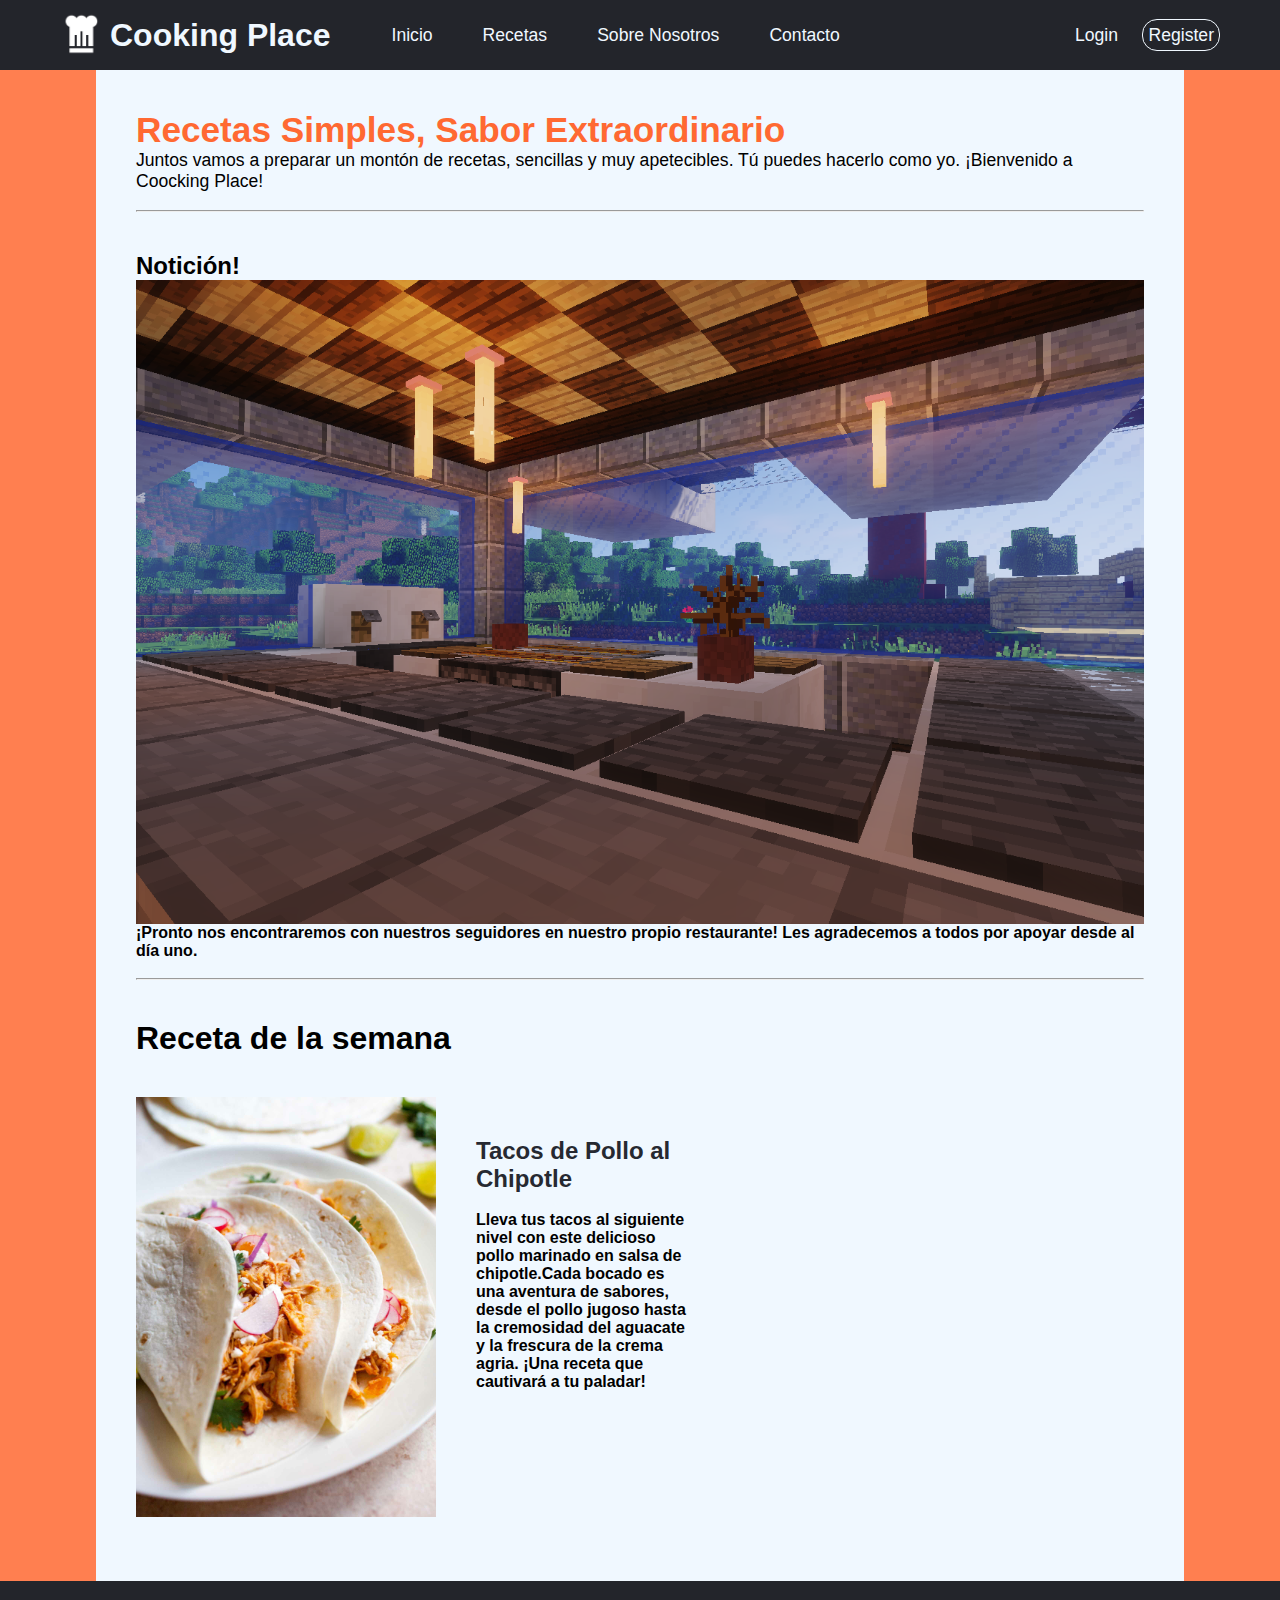
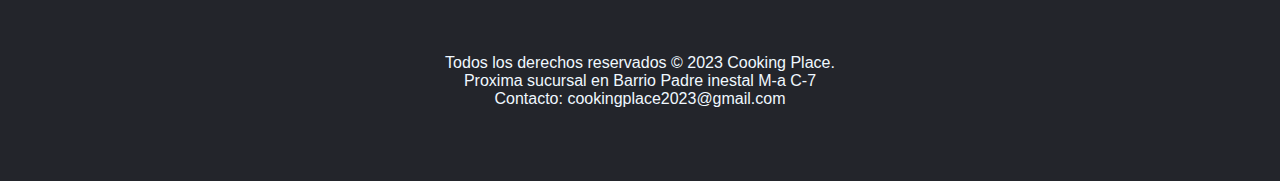
<file: Pagina TP Final/index.html>
<!DOCTYPE html>
<html lang="en">
<head>
    <meta charset="UTF-8">
    <meta name="viewport" content="width=device-width, initial-scale=1.0">
    <meta name="author" content="Diaz Gabriel">
    <meta name="description" content="Pagina web dedicada a enseñar recetas de cocina simples">
    <link rel="stylesheet" href="style.css">
    <title>cooking Place</title>
</head>
<body>
    <header>
        <div id="grup1">
            <a href="index.html" id="logo">
                <img src="image/logo.png" alt="">
                <h1>Cooking Place</h1>
            </a>
            <nav>
                <a href="index.html">Inicio</a>
                <a href="recetas.html">Recetas</a>
                <a href="Sobre nosotros.html">Sobre Nosotros</a>
                <a href="contacto.html">Contacto</a>
            </nav>
        </div>

        <div id="grup2">
            <div id="logyreg">
                <a href="login.html" id="login">Login</a>
                <a href="register.html" id="register">Register</a>
            </div>
        </div>
        
    </header>
    
    <main>
        <div id="content">
            <div id="principalpage">
                <div id="slogan">
                    <h1>Recetas Simples, Sabor Extraordinario</h1>
                    <p>Juntos vamos a preparar un montón de recetas, sencillas y muy apetecibles. Tú puedes hacerlo como yo. ¡Bienvenido a Coocking Place!</p>
                </div>
                <br>
                <hr>
                <div id="sect1">
                    <h2>Notición!</h2>
                    <img src="image/restaurant.png" alt="">
                    <p><strong>¡Pronto nos encontraremos con nuestros seguidores en nuestro propio restaurante! Les agradecemos a todos por apoyar desde al día uno.</strong></p>
                </div>
                <br>
                <hr>
                
                <h1 style="margin-top: 40px;">Receta de la semana</h1>
                <div id="sect2">
                    <a href="tacos.html" id="img">
                        <img src="image/tacos.jpg" alt="">
                    </a>
                    <a href="tacos.html" id="text">
                        <h2>Tacos de Pollo al Chipotle</h2>
                        <br>
                        <p><strong>Lleva tus tacos al siguiente nivel con este delicioso pollo marinado en salsa de chipotle.Cada bocado es una aventura de sabores, desde el pollo jugoso hasta la cremosidad del aguacate y la frescura de la crema agria. ¡Una receta que cautivará a tu paladar!</strong></p>
                    </a>
                </div>
                
            </div>
            <aside>
                <div id="redes">
                    <h2>Nuestras Redes</h2>
                    <a href="https://www.instagram.com/therock/" target="_blank">
                        <img src="image/insta.jpg" alt="Ícono Instagram">
                        <h4>Instagram</h4>
                    </a>
                    <a href="https://www.facebook.com/yayogu/?locale=es_LA" target="_blank">
                        <img src="image/face.png" alt="Ícono Facebook">
                        <h4>Facebook</h4>
                    </a>
                    <a href="https://twitter.com/DukiSSJ?ref_src=twsrc%5Egoogle%7Ctwcamp%5Eserp%7Ctwgr%5Eauthor" target="_blank">
                        <img src="image/tweet.webp" alt="Ícono Twitter">
                        <h4>Twitter</h4>
                    </a>
                </div>

                <div class="add">
                    <P>Ad</P>
                </div>
                <div class="add">
                    <P>Ad</P>
                </div>
                <div class="add">
                    <P>Ad</P>
                </div>
            </aside>
        </div>
    </main>
    
    
    <footer>
        <p>Todos los derechos reservados &copy; 2023 Cooking Place.</p>
        <p>Proxima sucursal en Barrio Padre inestal M-a C-7</p>
        <p>Contacto: cookingplace2023@gmail.com</p>
    </footer>
</body>
</html>
</file>
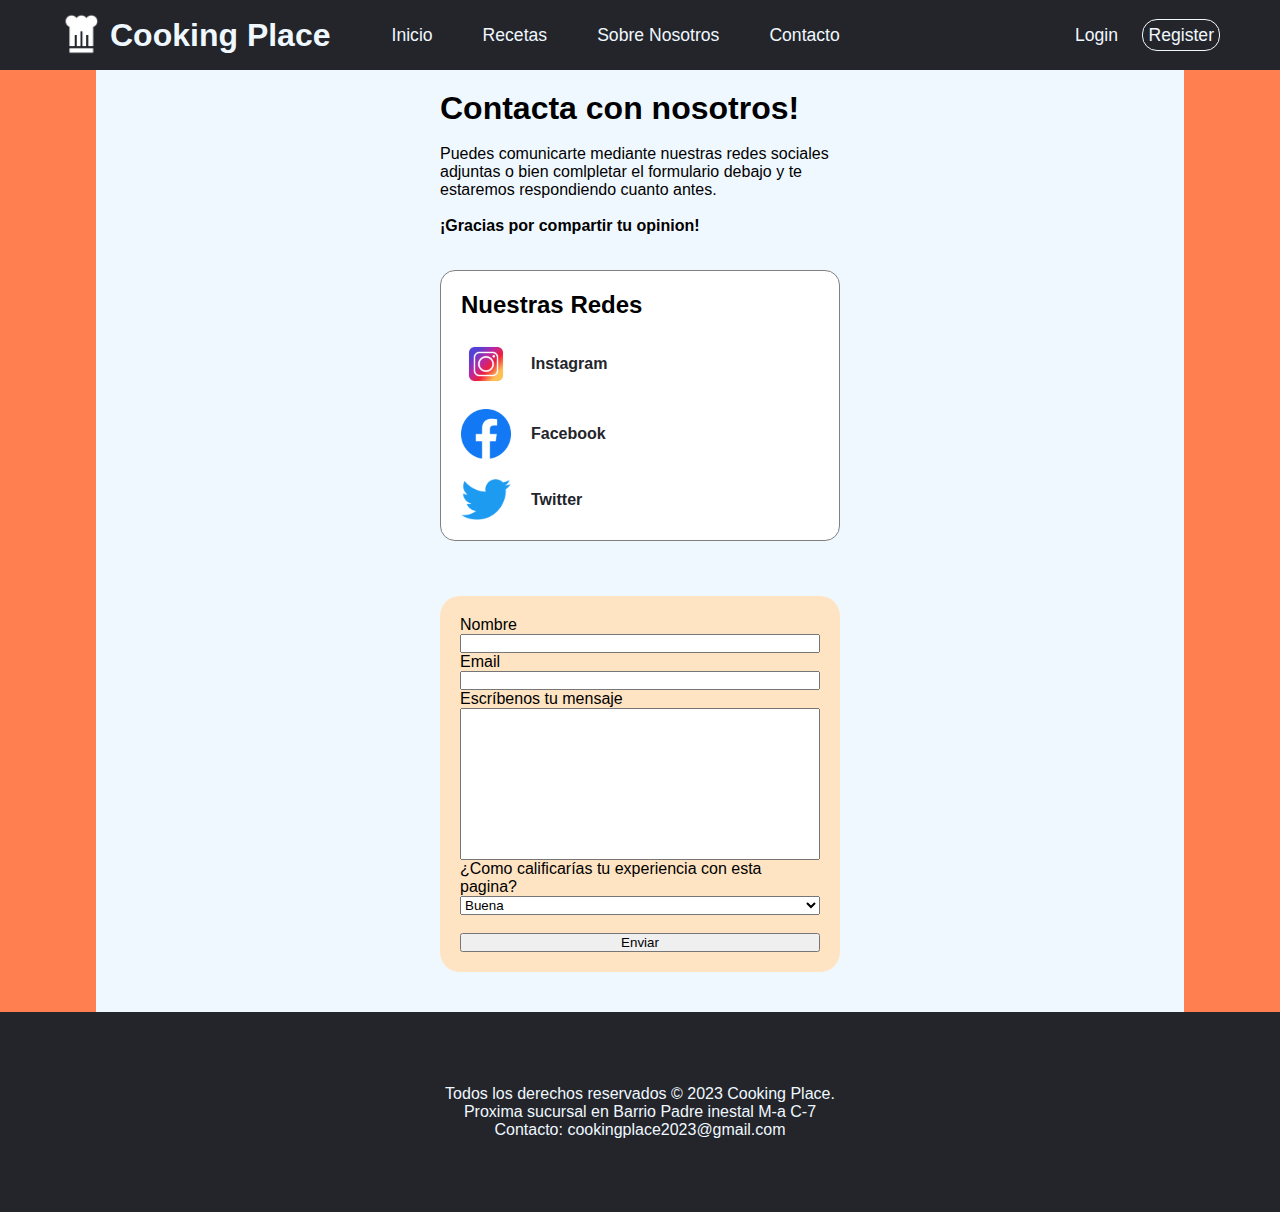
<file: Pagina TP Final/contacto.html>
<!DOCTYPE html>
<html lang="en">
<head>
    <meta charset="UTF-8">
    <meta name="viewport" content="width=device-width, initial-scale=1.0">
    <meta name="author" content="Diaz Gabriel">
    <meta name="description" content="Pagina web dedicada a enseñar recetas de cocina simples">
    <link rel="stylesheet" href="style.css">
    <title>Contacto</title>
</head>
<body>
    <header>
        <div id="grup1">
            <a href="index.html" id="logo">
                <img src="image/logo.png" alt="">
                <h1>Cooking Place</h1>
            </a>
            <nav>
                <a href="index.html">Inicio</a>
                <a href="recetas.html">Recetas</a>
                <a href="Sobre nosotros.html">Sobre Nosotros</a>
                <a href="contacto.html">Contacto</a>
            </nav>
        </div>

        <div id="grup2">
            <div id="logyreg">
                <a href="login.html" id="login">Login</a>
                <a href="register.html" id="register">Register</a>
            </div>
        </div>
        
    </header>
    
    <main>
        <div id="content">
            <div id="contacto">
                <div id="infocontacto">
                    <h1>Contacta con nosotros!</h1>
                    <br>
                    <p>Puedes comunicarte mediante nuestras redes sociales adjuntas o bien comlpletar el formulario debajo y te estaremos respondiendo cuanto antes.</p>
                    <br>
                    <p><strong>¡Gracias por compartir tu opinion!</strong></p>
                </div>
                <div id="redes">
                    <h2>Nuestras Redes</h2>
                    <a href="https://www.instagram.com/therock/" target="_blank">
                        <img src="image/insta.jpg" alt="">
                        <h4>Instagram</h4>
                    </a>
                    <a href="https://www.facebook.com/yayogu/?locale=es_LA" target="_blank">
                        <img src="image/face.png" alt="">
                        <h4>Facebook</h4>
                    </a>
                    <a href="https://twitter.com/DukiSSJ?ref_src=twsrc%5Egoogle%7Ctwcamp%5Eserp%7Ctwgr%5Eauthor" target="_blank">
                        <img src="image/tweet.webp" alt="">
                        <h4>Twitter</h4>
                    </a>
                </div>
                <div class="formulario">
                    <label for="nombre">Nombre</label>
                    <input type="text" id="nombre" name="email">
                    <label for="email">Email</label>
                    <input type="email" id="email" name="email">
                    <label for="comentario">Escríbenos tu mensaje</label>
                    <textarea name="comentario" id="comentario" cols="30" rows="10" style="resize: none;"></textarea>
                    <label for="encuesta">¿Como calificarías tu experiencia con esta pagina?</label>
                    <select name="encuesta" id="encuesta">
                        <option value="Buena">Buena</option>
                        <option value="Masomenos">Masomenos</option>
                        <option value="Mala">Mala</option>
                    </select>
                    <br>
                    <input type="submit" value="Enviar">
                </div>
            </div>
        </div>
    </main>
    <footer>
        <p>Todos los derechos reservados &copy; 2023 Cooking Place.</p>
        <p>Proxima sucursal en Barrio Padre inestal M-a C-7</p>
        <p>Contacto: cookingplace2023@gmail.com</p>
    </footer>
</body>
</html>
</file>
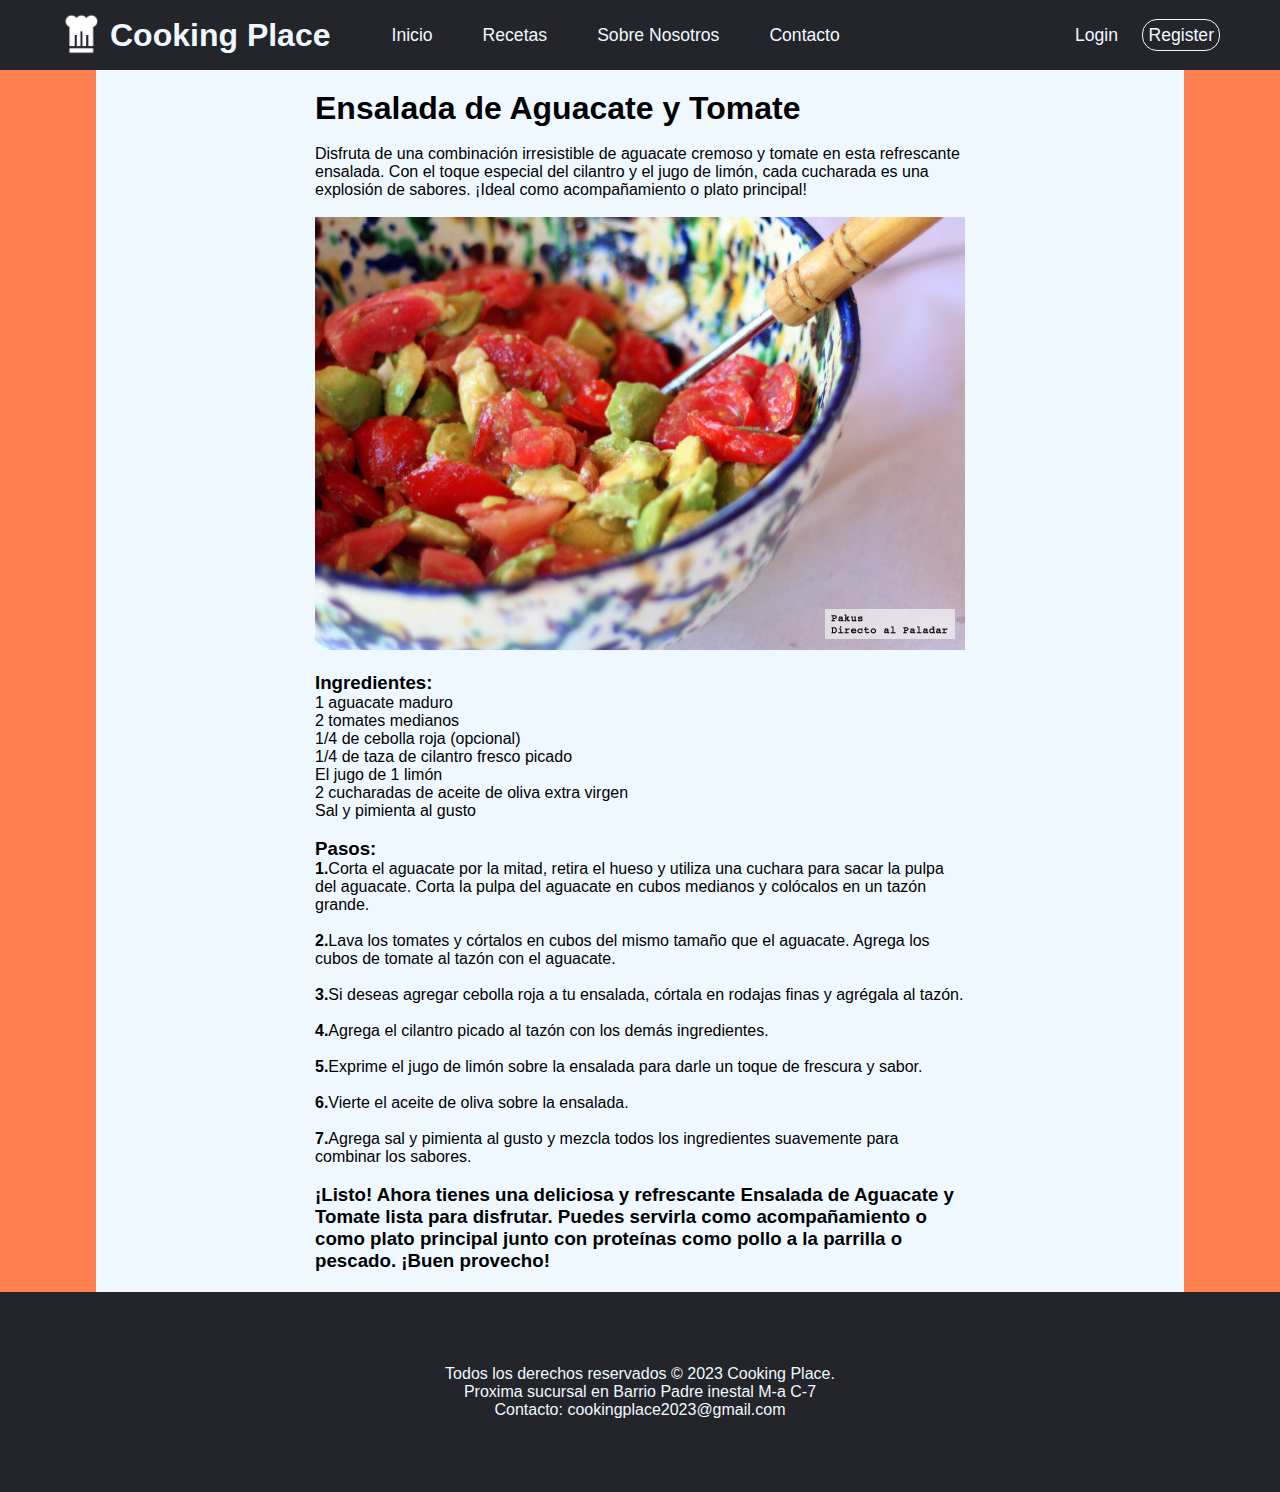
<file: Pagina TP Final/ensalada.html>
<!DOCTYPE html>
<html lang="en">
<head>
    <meta charset="UTF-8">
    <meta name="viewport" content="width=device-width, initial-scale=1.0">
    <meta name="author" content="Diaz Gabriel">
    <meta name="description" content="Pagina web dedicada a enseñar recetas de cocina simples">
    <link rel="stylesheet" href="style.css">
    <title>Ensalada de Aguacate y Tomate</title>
</head>
<body>
    <header>
        <div id="grup1">
            <a href="index.html" id="logo">
                <img src="image/logo.png" alt="">
                <h1>Cooking Place</h1>
            </a>
            <nav>
                <a href="index.html">Inicio</a>
                <a href="recetas.html">Recetas</a>
                <a href="Sobre nosotros.html">Sobre Nosotros</a>
                <a href="contacto.html">Contacto</a>
            </nav>
        </div>

        <div id="grup2">
            <div id="logyreg">
                <a href="login.html" id="login">Login</a>
                <a href="register.html" id="register">Register</a>
            </div>
        </div>
        
    </header>
    <main>
        <div id="content">
            <div id="contenedor">
                <div id="tituloreceta">
                    <h1>Ensalada de Aguacate y Tomate</h1><br>
                    <p>Disfruta de una combinación irresistible de aguacate cremoso y tomate en esta refrescante ensalada. Con el toque especial del cilantro y el jugo de limón, cada cucharada es una explosión de sabores. ¡Ideal como acompañamiento o plato principal!</p>
                    <br>
                    <img src="image/ensalada.jpg" alt="Ensalada de Aguacate y Tomate">
                </div>
                <div id="ingrypasos">
                    <br>
                    <h3>Ingredientes:</h3>
                    <p>1 aguacate maduro</p>
                    <p>2 tomates medianos</p>
                    <p>1/4 de cebolla roja (opcional)</p>
                    <p>1/4 de taza de cilantro fresco picado</p>
                    <p>El jugo de 1 limón</p>
                    <p>2 cucharadas de aceite de oliva extra virgen</p>
                    <p>Sal y pimienta al gusto</p>
                    <br>

                    <h3>Pasos:</h3> <!--Para los ingredientes e Instrucciones podria haber usado ol y ul pero no me di cuenta en el momento y me terminó llevando mas tiempo del necesario-->    
                        
                    <p><strong>1.</strong>Corta el aguacate por la mitad, retira el hueso y utiliza una cuchara para sacar la pulpa del aguacate. Corta la pulpa del aguacate en cubos medianos y colócalos en un tazón grande.</p>
                    <br>
                    <p><strong>2.</strong>Lava los tomates y córtalos en cubos del mismo tamaño que el aguacate. Agrega los cubos de tomate al tazón con el aguacate.</p>
                    <br>
                    <p><strong>3.</strong>Si deseas agregar cebolla roja a tu ensalada, córtala en rodajas finas y agrégala al tazón.</p>
                    <br>
                    <p><strong>4.</strong>Agrega el cilantro picado al tazón con los demás ingredientes.</p>
                    <br>
                    <p><strong>5.</strong>Exprime el jugo de limón sobre la ensalada para darle un toque de frescura y sabor.</p>
                    <br>
                    <p><strong>6.</strong>Vierte el aceite de oliva sobre la ensalada.</p>
                    <br>
                    <p><strong>7.</strong>Agrega sal y pimienta al gusto y mezcla todos los ingredientes suavemente para combinar los sabores.</p>
                    <br>
                    <h3>¡Listo! Ahora tienes una deliciosa y refrescante Ensalada de Aguacate y Tomate lista para disfrutar. Puedes servirla como acompañamiento o como plato principal junto con proteínas como pollo a la parrilla o pescado. ¡Buen provecho!</h3>
                    </p>
                </div>
            </div>
        </div>
    </main>
    <footer>
        <p>Todos los derechos reservados &copy; 2023 Cooking Place.</p>
        <p>Proxima sucursal en Barrio Padre inestal M-a C-7</p>
        <p>Contacto: cookingplace2023@gmail.com</p>
    </footer>
</body>
</html>
</file>
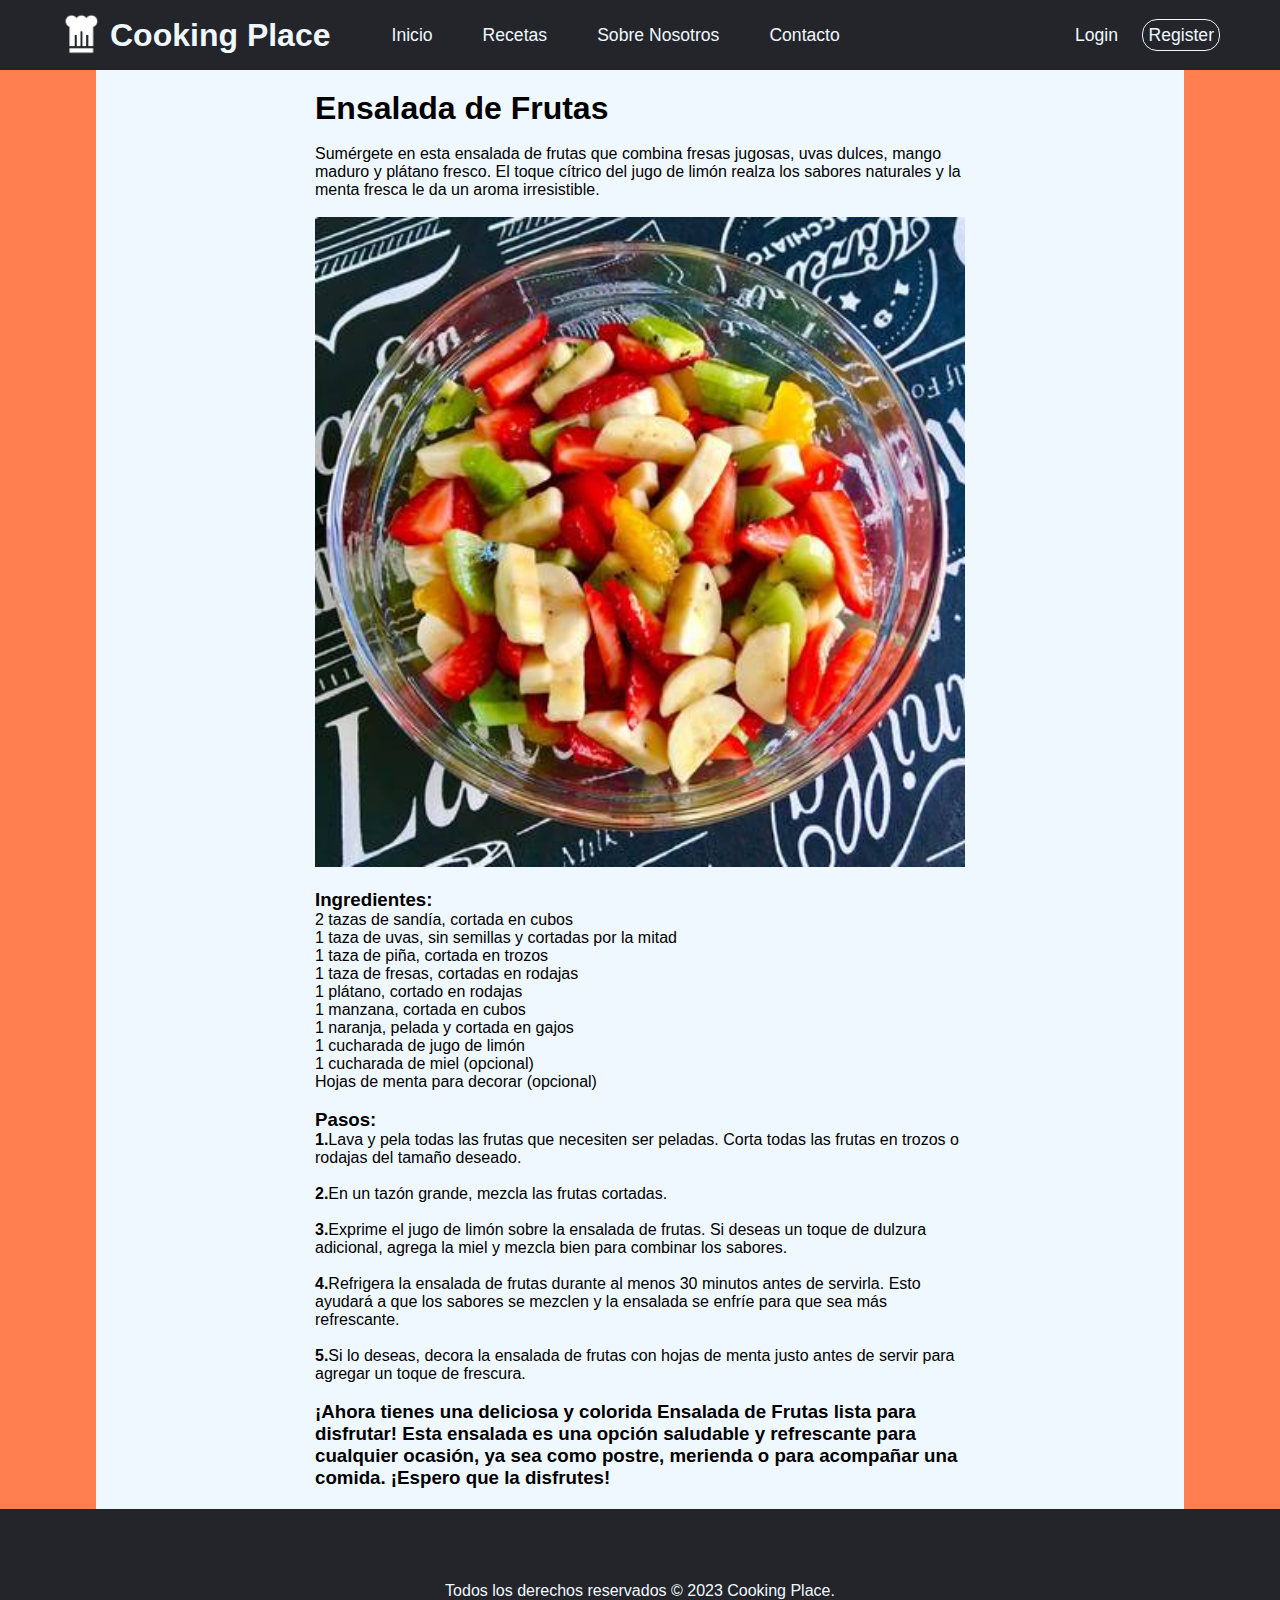
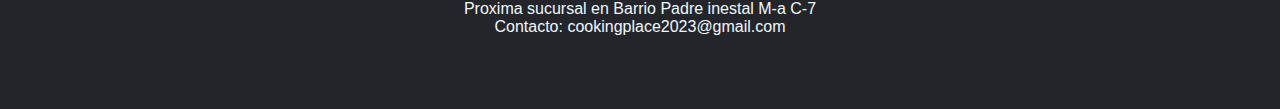
<file: Pagina TP Final/frutas.html>
<!DOCTYPE html>
<html lang="en">
<head>
    <meta charset="UTF-8">
    <meta name="viewport" content="width=device-width, initial-scale=1.0">
    <meta name="author" content="Diaz Gabriel">
    <meta name="description" content="Pagina web dedicada a enseñar recetas de cocina simples">
    <link rel="stylesheet" href="style.css">
    <title>Ensalada de Frutas</title>
</head>
<body>
    <header>
        <div id="grup1">
            <a href="index.html" id="logo">
                <img src="image/logo.png" alt="">
                <h1>Cooking Place</h1>
            </a>
            <nav>
                <a href="index.html">Inicio</a>
                <a href="recetas.html">Recetas</a>
                <a href="Sobre nosotros.html">Sobre Nosotros</a>
                <a href="contacto.html">Contacto</a>
            </nav>
        </div>

        <div id="grup2">
            <div id="logyreg">
                <a href="login.html" id="login">Login</a>
                <a href="register.html" id="register">Register</a>
            </div>
        </div>
        
    </header>
    <main>
        <div id="content">
            <div id="contenedor">
                <div id="tituloreceta">
                    <h1>Ensalada de Frutas</h1><br>
                    <p>Sumérgete en esta ensalada de frutas que combina fresas jugosas, uvas dulces, mango maduro y plátano fresco. El toque cítrico del jugo de limón realza los sabores naturales y la menta fresca le da un aroma irresistible.</p>
                    <br>
                    <img src="image/frutas.jpg" alt="Ensalada de Frutas">
                </div>
                <div id="ingrypasos">
                    <br>
                    <h3>Ingredientes:</h3>
                    <p>2 tazas de sandía, cortada en cubos</p>
                    <p>1 taza de uvas, sin semillas y cortadas por la mitad</p>
                    <p>1 taza de piña, cortada en trozos</p>
                    <p>1 taza de fresas, cortadas en rodajas</p>
                    <p>1 plátano, cortado en rodajas</p>
                    <p>1 manzana, cortada en cubos</p>
                    <p>1 naranja, pelada y cortada en gajos</p>
                    <p>1 cucharada de jugo de limón</p>
                    <p>1 cucharada de miel (opcional)</p>
                    <p>Hojas de menta para decorar (opcional)</p>
                    <br>

                    <h3>Pasos:</h3>    
                        
                    <p><strong>1.</strong>Lava y pela todas las frutas que necesiten ser peladas. Corta todas las frutas en trozos o rodajas del tamaño deseado.</p>
                    <br>
                    <p><strong>2.</strong>En un tazón grande, mezcla las frutas cortadas.</p>
                    <br>
                    <p><strong>3.</strong>Exprime el jugo de limón sobre la ensalada de frutas. Si deseas un toque de dulzura adicional, agrega la miel y mezcla bien para combinar los sabores.</p>
                    <br>
                    <p><strong>4.</strong>Refrigera la ensalada de frutas durante al menos 30 minutos antes de servirla. Esto ayudará a que los sabores se mezclen y la ensalada se enfríe para que sea más refrescante.</p>
                    <br>
                    <p><strong>5.</strong>Si lo deseas, decora la ensalada de frutas con hojas de menta justo antes de servir para agregar un toque de frescura.</p>
                    <br>
                    <h3>¡Ahora tienes una deliciosa y colorida Ensalada de Frutas lista para disfrutar! Esta ensalada es una opción saludable y refrescante para cualquier ocasión, ya sea como postre, merienda o para acompañar una comida. ¡Espero que la disfrutes!</h3>
                    </p>
                </div>
            </div>
        </div>
    </main>
    <footer>
        <p>Todos los derechos reservados &copy; 2023 Cooking Place.</p>
        <p>Proxima sucursal en Barrio Padre inestal M-a C-7</p>
        <p>Contacto: cookingplace2023@gmail.com</p>
    </footer>
</body>
</html>
</file>
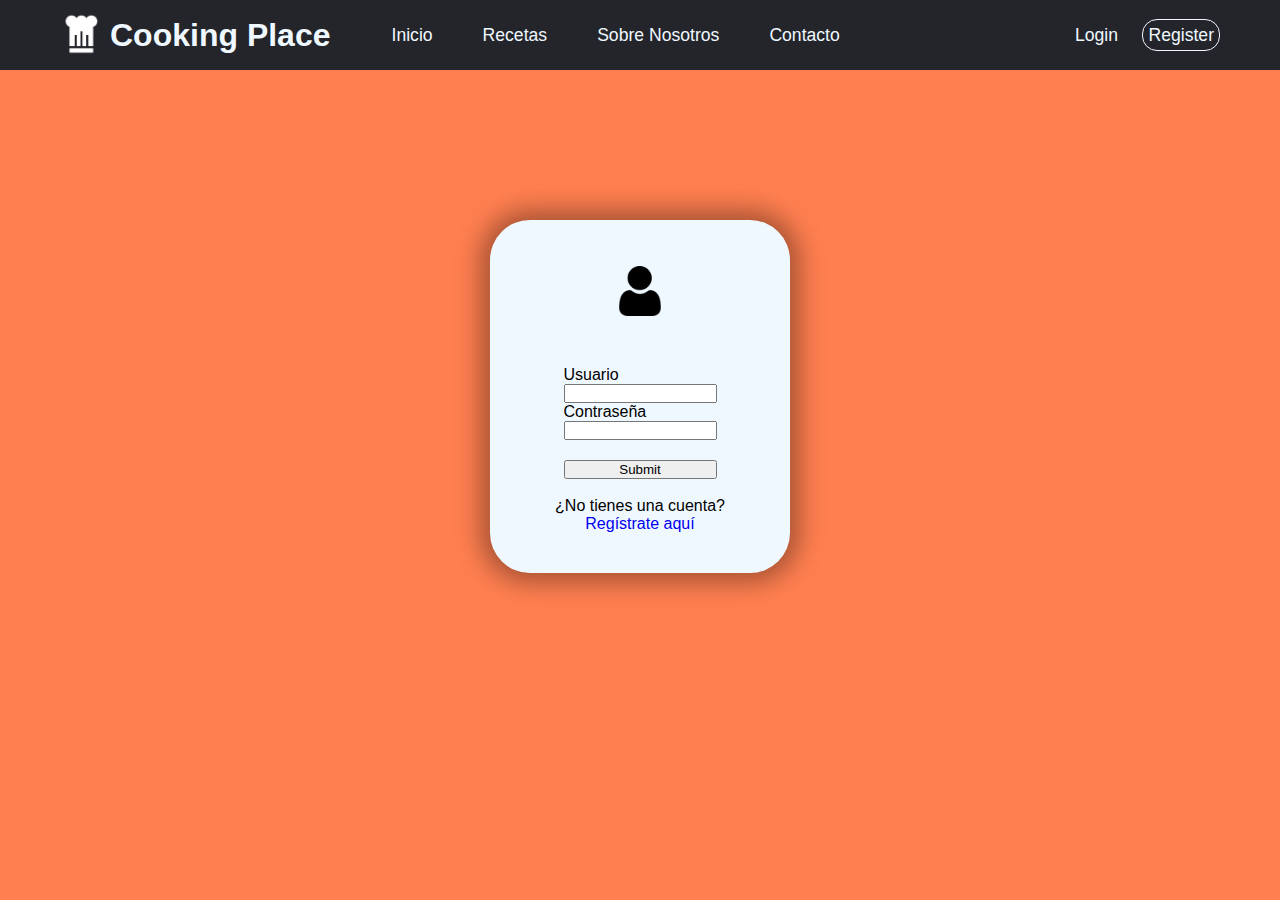
<file: Pagina TP Final/login.html>
<!DOCTYPE html>
<html lang="en">
<head>
    <meta charset="UTF-8">
    <meta name="viewport" content="width=device-width, initial-scale=1.0">
    <meta name="author" content="Diaz Gabriel">
    <meta name="description" content="Pagina web dedicada a enseñar recetas de cocina simples">
    <link rel="stylesheet" href="style.css">
    <title>Login</title>
</head>
<body>
    <header>
        <div id="grup1">
            <a href="index.html" id="logo">
                <img src="image/logo.png" alt="">
                <h1>Cooking Place</h1>
            </a>
            <nav>
                <a href="index.html">Inicio</a>
                <a href="recetas.html">Recetas</a>
                <a href="Sobre nosotros.html">Sobre Nosotros</a>
                <a href="contacto.html">Contacto</a>
            </nav>
        </div>
        <div id="grup2">
            <div id="logyreg">
                <a href="login.html" id="login">Login</a>
                <a href="register.html" id="register">Register</a>
            </div>
        </div>
    </header>

    <section id="seccion">
        <div id="caja1">
            <img src="image/user.png" alt="logo de usuario">
            <form action="#" method="post">
                <label for="usuario">Usuario</label>
                <input type="text" id="usuario" required>

                <label for="contraseña">Contraseña</label>
                <input type="password" id="contraseña" required>

                <input type="submit" id="submit">
            </form>
            <br>
            <p>¿No tienes una cuenta?</p><a href="register.html" style="text-decoration: none;">Regístrate aquí</a>
        </div>
    </section>

</body>
</html>
</file>
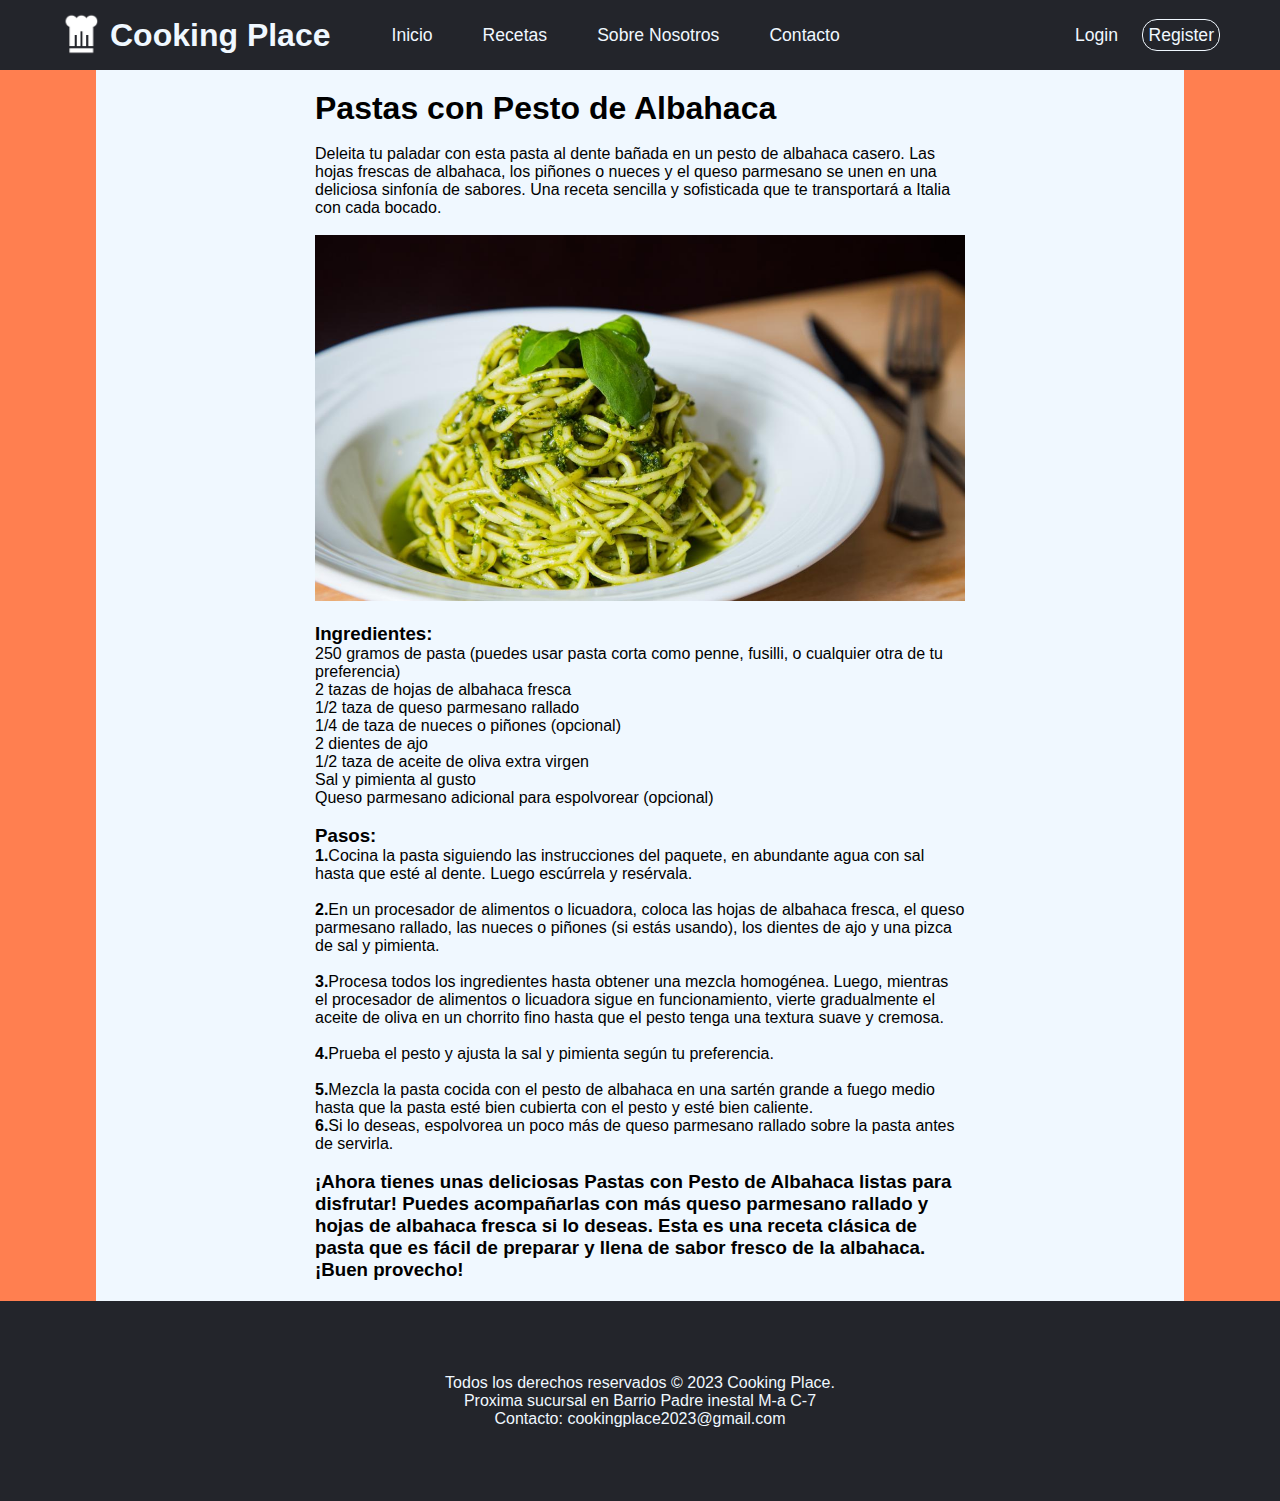
<file: Pagina TP Final/pasta.html>
<!DOCTYPE html>
<html lang="en">
<head>
    <meta charset="UTF-8">
    <meta name="viewport" content="width=device-width, initial-scale=1.0">
    <meta name="author" content="Diaz Gabriel">
    <meta name="description" content="Pagina web dedicada a enseñar recetas de cocina simples">
    <link rel="stylesheet" href="style.css">
    <title>Pastas con Pesto de Albahaca</title>
</head>
<body>
    <header>
        <div id="grup1">
            <a href="index.html" id="logo">
                <img src="image/logo.png" alt="">
                <h1>Cooking Place</h1>
            </a>
            <nav>
                <a href="index.html">Inicio</a>
                <a href="recetas.html">Recetas</a>
                <a href="Sobre nosotros.html">Sobre Nosotros</a>
                <a href="contacto.html">Contacto</a>
            </nav>
        </div>

        <div id="grup2">
            <div id="logyreg">
                <a href="login.html" id="login">Login</a>
                <a href="register.html" id="register">Register</a>
            </div>
        </div>
        
    </header>
    <main>
        <div id="content">
            <div id="contenedor">
                <div id="tituloreceta">
                    <h1>Pastas con Pesto de Albahaca</h1><br>
                    <p>Deleita tu paladar con esta pasta al dente bañada en un pesto de albahaca casero. Las hojas frescas de albahaca, los piñones o nueces y el queso parmesano se unen en una deliciosa sinfonía de sabores. Una receta sencilla y sofisticada que te transportará a Italia con cada bocado.</p>
                    <br>
                    <img src="image/pasta.jpeg" alt="Pastas con Pesto de Albahaca">
                </div>
                <div id="ingrypasos">
                    <br>
                    <h3>Ingredientes:</h3>
                    <p>250 gramos de pasta (puedes usar pasta corta como penne, fusilli, o cualquier otra de tu preferencia)</p>
                    <p>2 tazas de hojas de albahaca fresca</p>
                    <p>1/2 taza de queso parmesano rallado</p>
                    <p>1/4 de taza de nueces o piñones (opcional)</p>
                    <p>2 dientes de ajo</p>
                    <p>1/2 taza de aceite de oliva extra virgen</p>
                    <p>Sal y pimienta al gusto</p>
                    <p>Queso parmesano adicional para espolvorear (opcional)</p>
                    <br>

                    <h3>Pasos:</h3>    
                        
                    <p><strong>1.</strong>Cocina la pasta siguiendo las instrucciones del paquete, en abundante agua con sal hasta que esté al dente. Luego escúrrela y resérvala.</p>
                    <br>
                    <p><strong>2.</strong>En un procesador de alimentos o licuadora, coloca las hojas de albahaca fresca, el queso parmesano rallado, las nueces o piñones (si estás usando), los dientes de ajo y una pizca de sal y pimienta.</p>
                    <br>
                    <p><strong>3.</strong>Procesa todos los ingredientes hasta obtener una mezcla homogénea. Luego, mientras el procesador de alimentos o licuadora sigue en funcionamiento, vierte gradualmente el aceite de oliva en un chorrito fino hasta que el pesto tenga una textura suave y cremosa.</p>
                    <br>
                    <p><strong>4.</strong>Prueba el pesto y ajusta la sal y pimienta según tu preferencia.</p>
                    <br>
                    <p><strong>5.</strong>Mezcla la pasta cocida con el pesto de albahaca en una sartén grande a fuego medio hasta que la pasta esté bien cubierta con el pesto y esté bien caliente.</p>
                    <p><strong>6.</strong>Si lo deseas, espolvorea un poco más de queso parmesano rallado sobre la pasta antes de servirla.</p>
                    <br>
                    <h3>¡Ahora tienes unas deliciosas Pastas con Pesto de Albahaca listas para disfrutar! Puedes acompañarlas con más queso parmesano rallado y hojas de albahaca fresca si lo deseas. Esta es una receta clásica de pasta que es fácil de preparar y llena de sabor fresco de la albahaca. ¡Buen provecho!</h3>
                    </p>
                </div>
            </div>
        </div>
    </main>
    <footer>
        <p>Todos los derechos reservados &copy; 2023 Cooking Place.</p>
        <p>Proxima sucursal en Barrio Padre inestal M-a C-7</p>
        <p>Contacto: cookingplace2023@gmail.com</p>
    </footer>
</body>
</html>
</file>
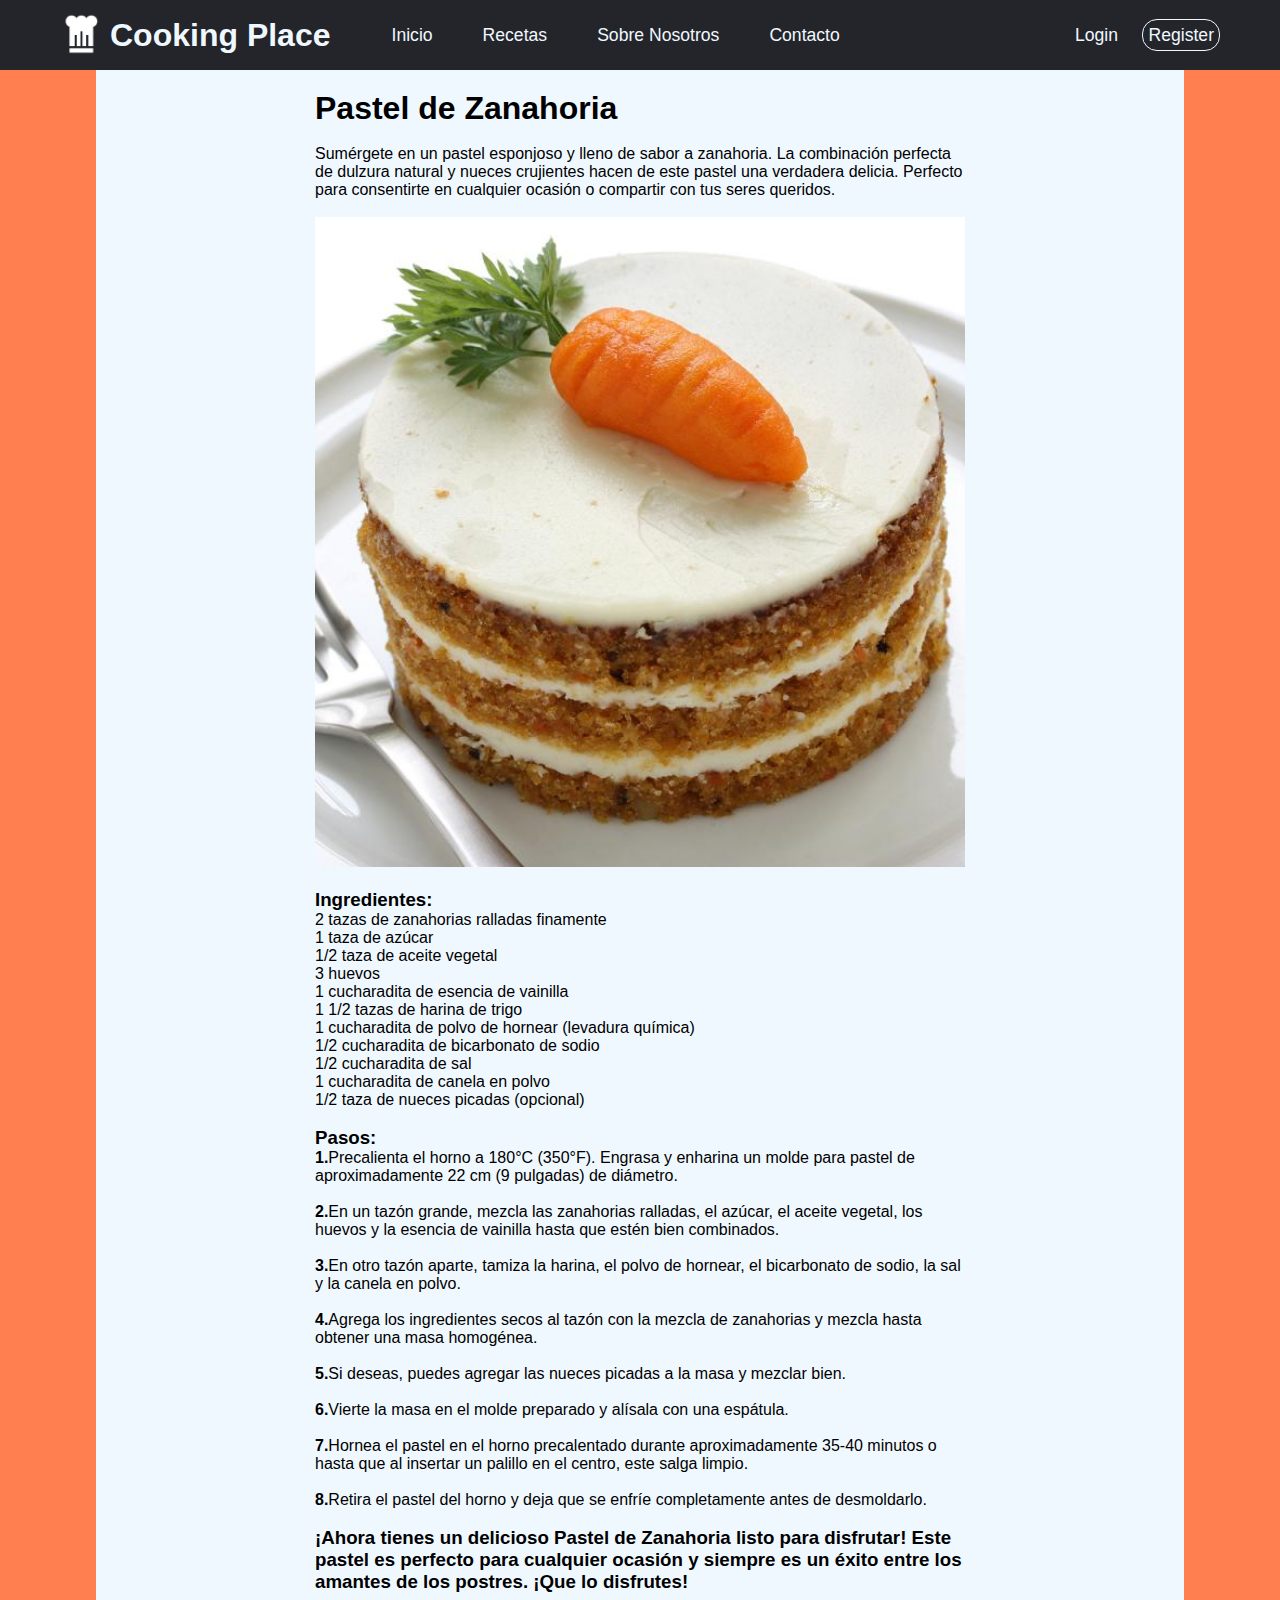
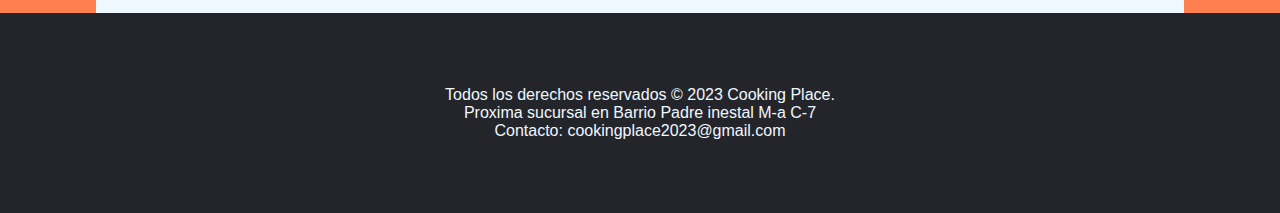
<file: Pagina TP Final/pastel.html>
<!DOCTYPE html>
<html lang="en">
<head>
    <meta charset="UTF-8">
    <meta name="viewport" content="width=device-width, initial-scale=1.0">
    <meta name="author" content="Diaz Gabriel">
    <meta name="description" content="Pagina web dedicada a enseñar recetas de cocina simples">
    <link rel="stylesheet" href="style.css">
    <title>Pastel de Zanahoria</title>
</head>
<body>
    <header>
        <div id="grup1">
            <a href="index.html" id="logo">
                <img src="image/logo.png" alt="">
                <h1>Cooking Place</h1>
            </a>
            <nav>
                <a href="index.html">Inicio</a>
                <a href="recetas.html">Recetas</a>
                <a href="Sobre nosotros.html">Sobre Nosotros</a>
                <a href="contacto.html">Contacto</a>
            </nav>
        </div>

        <div id="grup2">
            <div id="logyreg">
                <a href="login.html" id="login">Login</a>
                <a href="register.html" id="register">Register</a>
            </div>
        </div>

    </header>
    <main>
        <div id="content">
            <div id="contenedor">
                <div id="tituloreceta">
                    <h1>Pastel de Zanahoria</h1><br>
                    <p>Sumérgete en un pastel esponjoso y lleno de sabor a zanahoria. La combinación perfecta de dulzura natural y nueces crujientes hacen de este pastel una verdadera delicia. Perfecto para consentirte en cualquier ocasión o compartir con tus seres queridos.</p>
                    <br>
                    <img src="image/pastel.jpg" alt="Pastel de Zanahoria">
                </div>
                <div id="ingrypasos">
                    <br>
                    <h3>Ingredientes:</h3>
                    <p>2 tazas de zanahorias ralladas finamente</p>
                    <p>1 taza de azúcar</p>
                    <p>1/2 taza de aceite vegetal</p>
                    <p>3 huevos</p>
                    <p>1 cucharadita de esencia de vainilla</p>
                    <p>1 1/2 tazas de harina de trigo</p>
                    <p>1 cucharadita de polvo de hornear (levadura química)</p>
                    <p>1/2 cucharadita de bicarbonato de sodio</p>
                    <p>1/2 cucharadita de sal</p>
                    <p>1 cucharadita de canela en polvo</p>
                    <p>1/2 taza de nueces picadas (opcional)</p>
                    <br>

                    <h3>Pasos:</h3>    
                        
                    <p><strong>1.</strong>Precalienta el horno a 180°C (350°F). Engrasa y enharina un molde para pastel de aproximadamente 22 cm (9 pulgadas) de diámetro.</p>
                    <br>
                    <p><strong>2.</strong>En un tazón grande, mezcla las zanahorias ralladas, el azúcar, el aceite vegetal, los huevos y la esencia de vainilla hasta que estén bien combinados.</p>
                    <br>
                    <p><strong>3.</strong>En otro tazón aparte, tamiza la harina, el polvo de hornear, el bicarbonato de sodio, la sal y la canela en polvo.</p>
                    <br>
                    <p><strong>4.</strong>Agrega los ingredientes secos al tazón con la mezcla de zanahorias y mezcla hasta obtener una masa homogénea.</p>
                    <br>
                    <p><strong>5.</strong>Si deseas, puedes agregar las nueces picadas a la masa y mezclar bien.</p>
                    <br>
                    <p><strong>6.</strong>Vierte la masa en el molde preparado y alísala con una espátula.</p>
                    <br>
                    <p><strong>7.</strong>Hornea el pastel en el horno precalentado durante aproximadamente 35-40 minutos o hasta que al insertar un palillo en el centro, este salga limpio.</p>
                    <br>
                    <p><strong>8.</strong>Retira el pastel del horno y deja que se enfríe completamente antes de desmoldarlo.</p>
                    <br>
                    <h3>¡Ahora tienes un delicioso Pastel de Zanahoria listo para disfrutar! Este pastel es perfecto para cualquier ocasión y siempre es un éxito entre los amantes de los postres. ¡Que lo disfrutes!</h3>
                    </p>
                </div>
            </div>
        </div>
    </main>
    <footer>
        <p>Todos los derechos reservados &copy; 2023 Cooking Place.</p>
        <p>Proxima sucursal en Barrio Padre inestal M-a C-7</p>
        <p>Contacto: cookingplace2023@gmail.com</p>
    </footer>
</body>
</html>
</file>
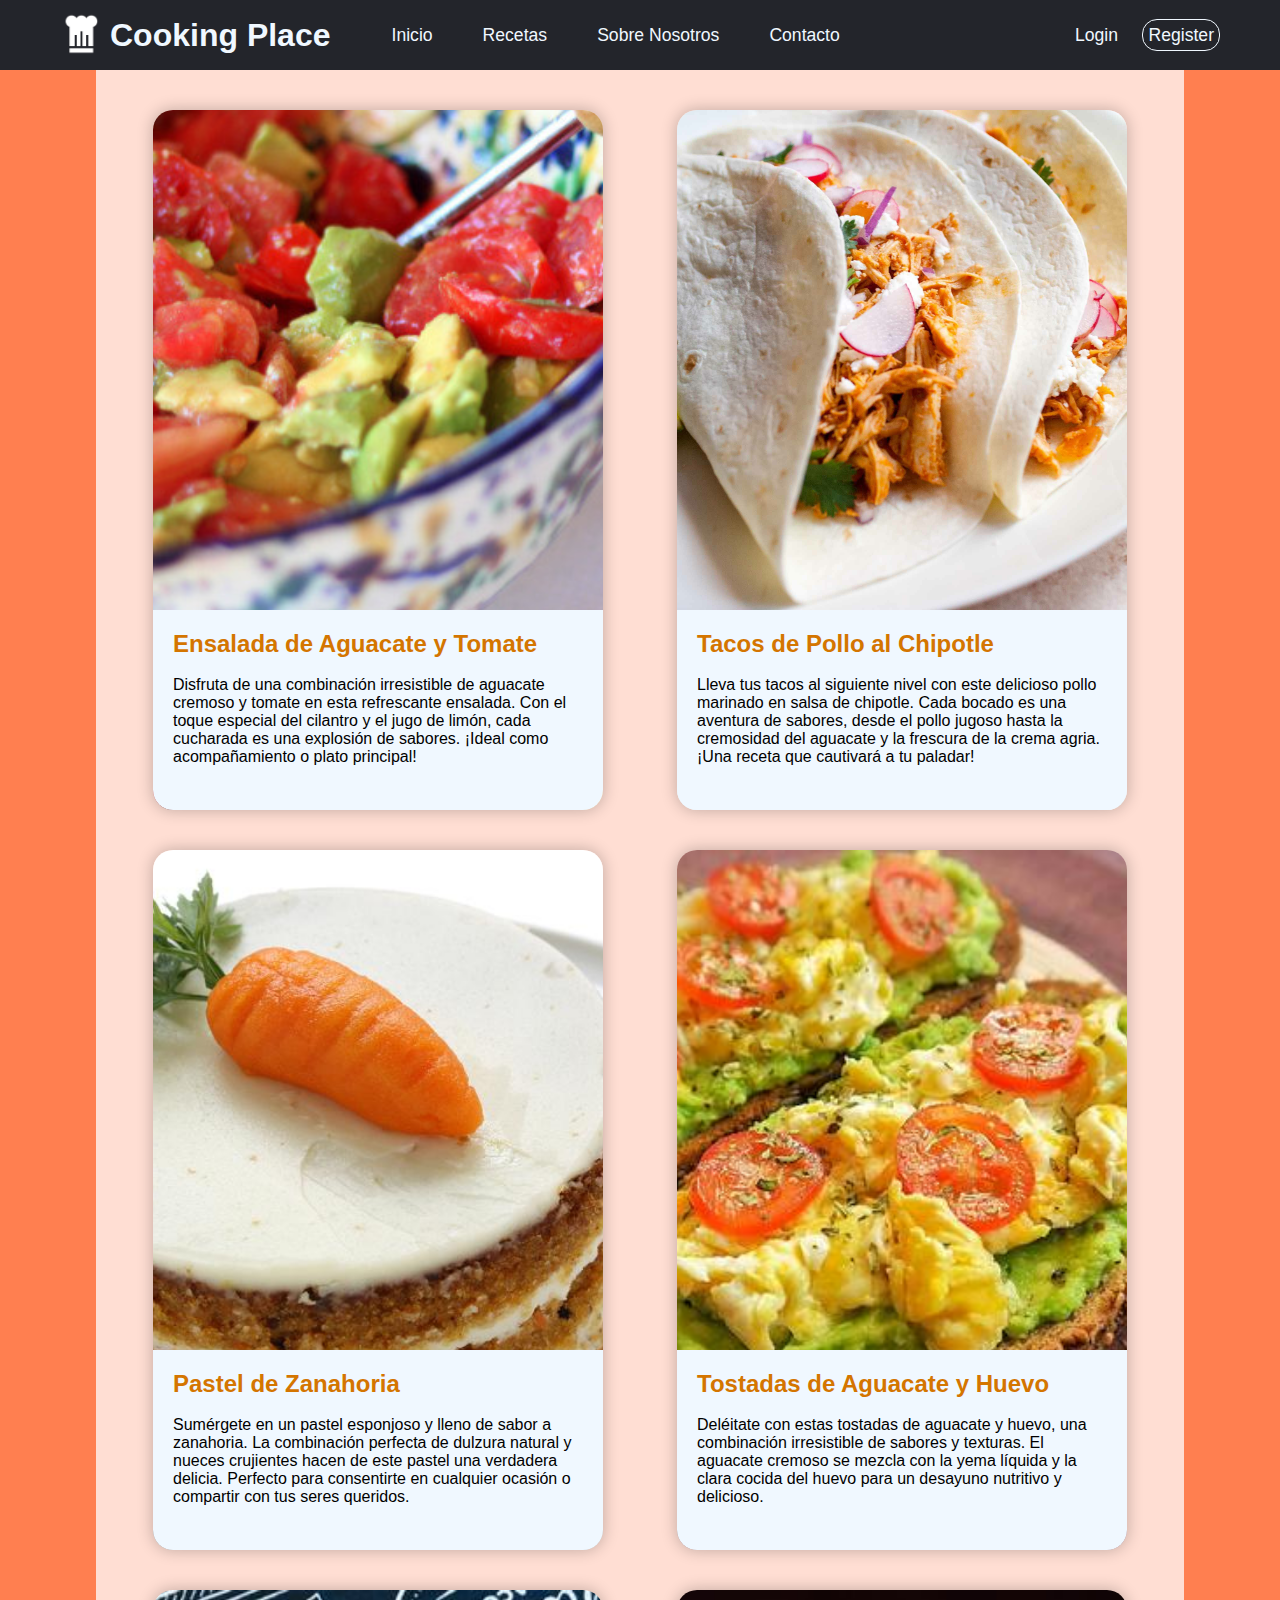
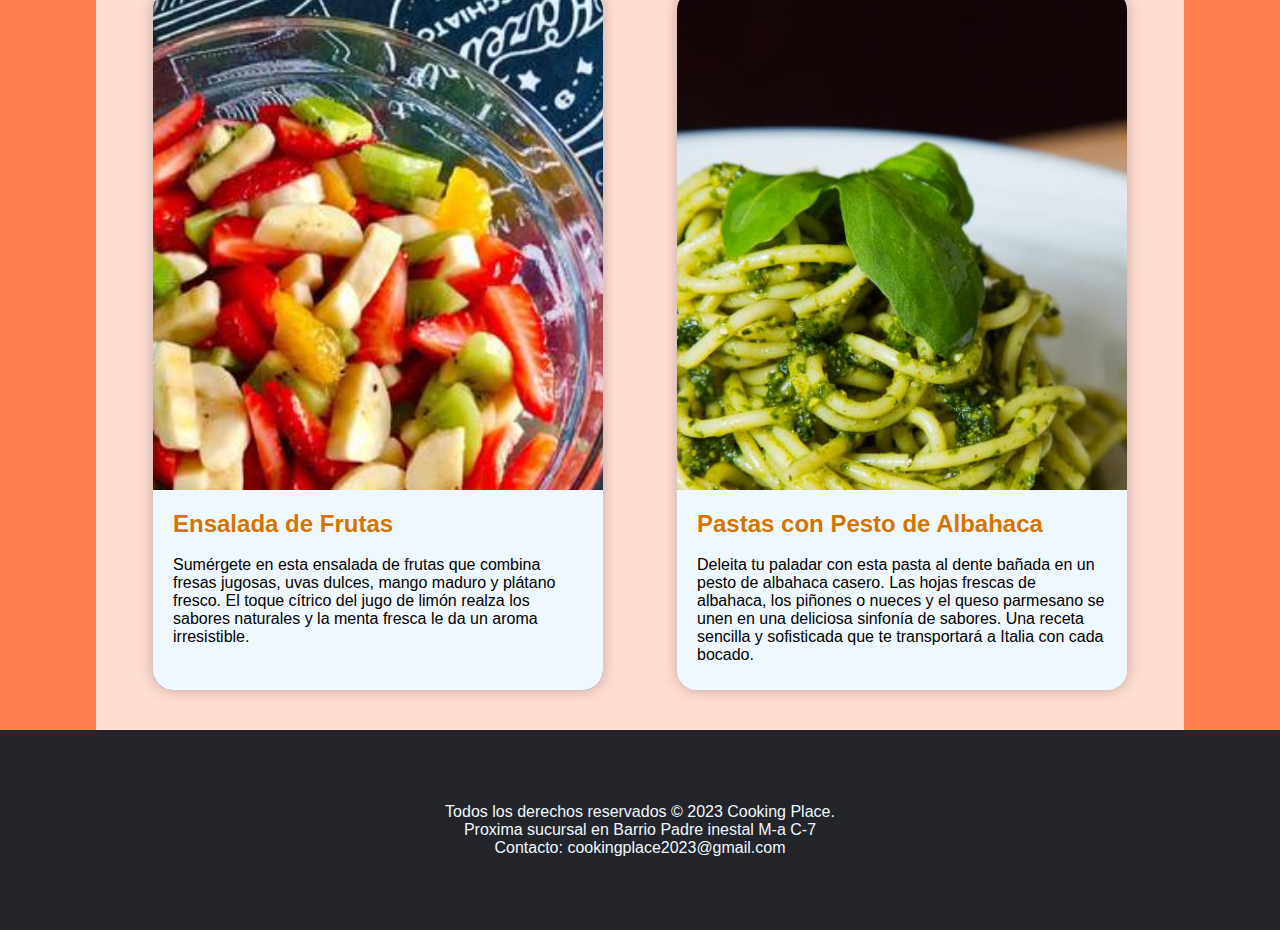
<file: Pagina TP Final/recetas.html>
<!DOCTYPE html>
<html lang="en">
<head>
    <meta charset="UTF-8">
    <meta name="viewport" content="width=device-width, initial-scale=1.0">
    <meta name="author" content="Diaz Gabriel">
    <meta name="description" content="Pagina web dedicada a enseñar recetas de cocina simples">
    <link rel="stylesheet" href="style.css">
    <title>Recetas</title>
</head>
<body>
    <header>
        <div id="grup1">
            <a href="index.html" id="logo">
                <img src="image/logo.png" alt="">
                <h1>Cooking Place</h1>
            </a>
            <nav>
                <a href="index.html">Inicio</a>
                <a href="recetas.html">Recetas</a>
                <a href="Sobre nosotros.html">Sobre Nosotros</a>
                <a href="contacto.html">Contacto</a>
            </nav>
        </div>

        <div id="grup2">
            <div id="logyreg">
                <a href="login.html" id="login">Login</a>
                <a href="register.html" id="register">Register</a>
            </div>
        </div>
    </header>
    <main>
        <div id="content">
            <div id="productos">
                <a href="ensalada.html" id="ensalada" class="products">
                    <div class="info">
                        <h2>Ensalada de Aguacate y Tomate</h2><br>
                        <p>Disfruta de una combinación irresistible de aguacate cremoso y tomate en esta refrescante ensalada. Con el toque especial del cilantro y el jugo de limón, cada cucharada es una explosión de sabores. ¡Ideal como acompañamiento o plato principal!</p>
                    </div>
                </a>
                <a href="tacos.html" id="tacos" class="products">
                    <div class="info">
                        <h2>Tacos de Pollo al Chipotle</h2><br>
                        <p>Lleva tus tacos al siguiente nivel con este delicioso pollo marinado en salsa de chipotle. Cada bocado es una aventura de sabores, desde el pollo jugoso hasta la cremosidad del aguacate y la frescura de la crema agria. ¡Una receta que cautivará a tu paladar!</p>
                    </div>
                </a>
                <a href="pastel.html" id="pastel" class="products">
                    <div class="info">
                        <h2>Pastel de Zanahoria</h2><br>
                        <p>Sumérgete en un pastel esponjoso y lleno de sabor a zanahoria. La combinación perfecta de dulzura natural y nueces crujientes hacen de este pastel una verdadera delicia. Perfecto para consentirte en cualquier ocasión o compartir con tus seres queridos.</p>
                    </div>
                </a>
                <a href="tostadas.html" id="tostadas" class="products">
                    <div class="info">
                        <h2>Tostadas de Aguacate y Huevo</h2><br>
                        <p>Deléitate con estas tostadas de aguacate y huevo, una combinación irresistible de sabores y texturas. El aguacate cremoso se mezcla con la yema líquida y la clara cocida del huevo para un desayuno nutritivo y delicioso.</p>
                    </div>
                </a>
                <a href="frutas.html" id="frutas" class="products">
                    <div class="info">
                        <h2>Ensalada de Frutas</h2><br>
                        <p>Sumérgete en esta ensalada de frutas que combina fresas jugosas, uvas dulces, mango maduro y plátano fresco. El toque cítrico del jugo de limón realza los sabores naturales y la menta fresca le da un aroma irresistible.</p>
                    </div>
                </a>
                <a href="pasta.html" id="pasta" class="products">
                    <div class="info">
                        <h2>Pastas con Pesto de Albahaca</h2><br>
                        <p>Deleita tu paladar con esta pasta al dente bañada en un pesto de albahaca casero. Las hojas frescas de albahaca, los piñones o nueces y el queso parmesano se unen en una deliciosa sinfonía de sabores. Una receta sencilla y sofisticada que te transportará a Italia con cada bocado.</p>
                    </div>
                </a>
            </div>
        </div>
    </main>
    </main>
    </div>
    <footer>
        <p>Todos los derechos reservados &copy; 2023 Cooking Place.</p>
        <p>Proxima sucursal en Barrio Padre inestal M-a C-7</p>
        <p>Contacto: cookingplace2023@gmail.com</p>
    </footer>
</body>
</html>
</file>
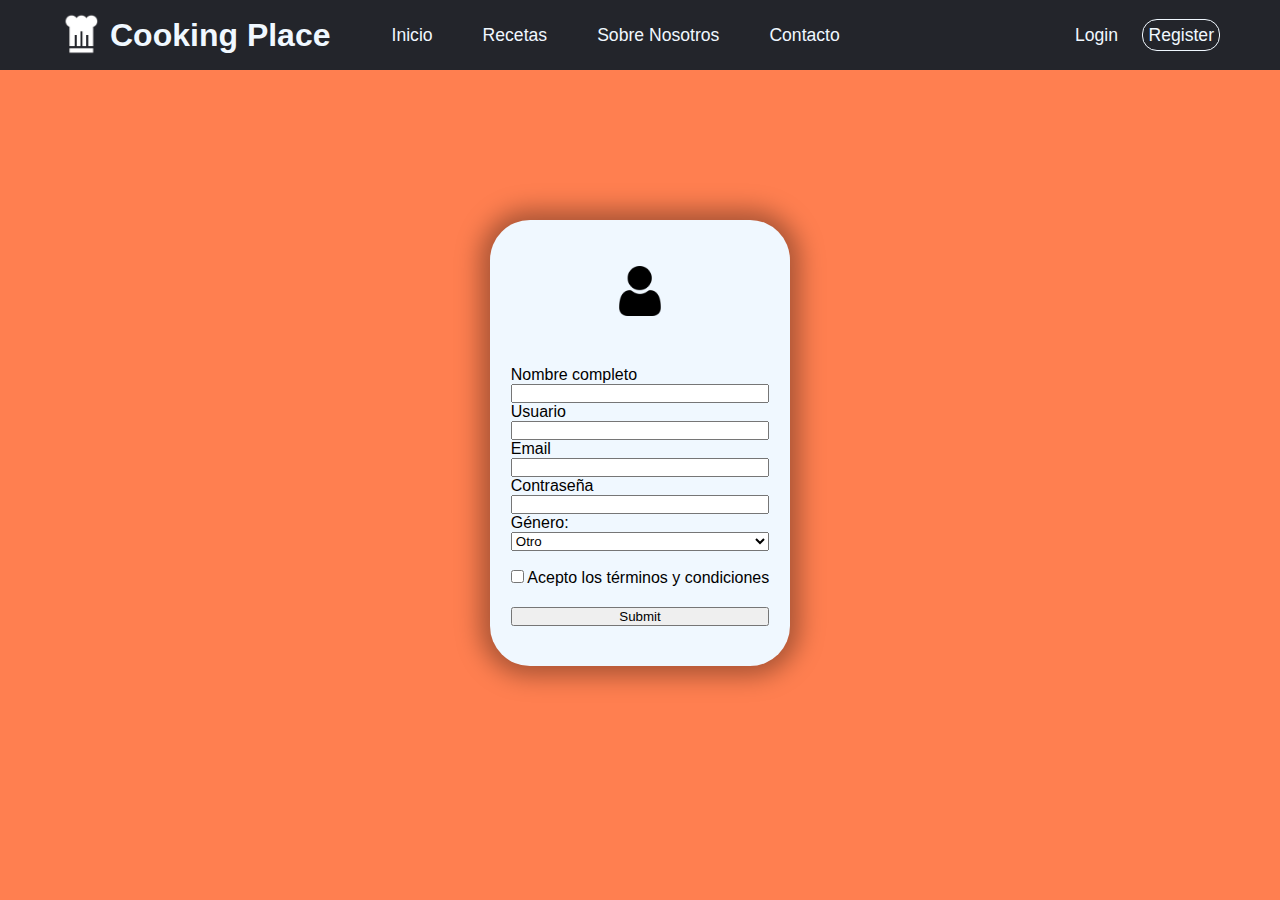
<file: Pagina TP Final/register.html>
<!DOCTYPE html>
<html lang="en">
<head>
    <meta charset="UTF-8">
    <meta name="viewport" content="width=device-width, initial-scale=1.0">
    <meta name="author" content="Diaz Gabriel">
    <meta name="description" content="Pagina web dedicada a enseñar recetas de cocina simples">
    <link rel="stylesheet" href="style.css">
    <title>Register</title>
</head>
<body>
    <header>
        <div id="grup1">
            <a href="index.html" id="logo">
                <img src="image/logo.png" alt="">
                <h1>Cooking Place</h1>
            </a>
            <nav>
                <a href="index.html">Inicio</a>
                <a href="recetas.html">Recetas</a>
                <a href="Sobre nosotros.html">Sobre Nosotros</a>
                <a href="contacto.html">Contacto</a>
            </nav>
        </div>
        <div id="grup2">
            <div id="logyreg">
                <a href="login.html" id="login">Login</a>
                <a href="register.html" id="register">Register</a>
            </div>
        </div>
    </header>

    <section id="seccion">
        <div id="caja1">
            <img src="image/user.png" alt="logo de usuario">
            <form action="#" method="post">

                <label for="nombre">Nombre completo</label>
                <input type="text" id="nombre" required>

                <label for="usuario">Usuario</label>
                <input type="text" id="usuario" required>

                <label for="email">Email</label>
                <input type="email" id="email" required>

                <label for="contraseña">Contraseña</label>
                <input type="password" id="contraseña" required>

                <label for="genero">Género:</label>
                <select id="genero" name="genero">
                    <option value="otro">Otro</option>
                    <option value="masculino">Masculino</option>
                    <option value="femenino">Femenino</option>
                </select>
                <br>
                <label>
                    <input type="checkbox" name="aceptar" required>
                    Acepto los términos y condiciones
                </label>


                <input type="submit" id="submit">
            </form>
        </div>
    </section>

</body>
</html>
</file>
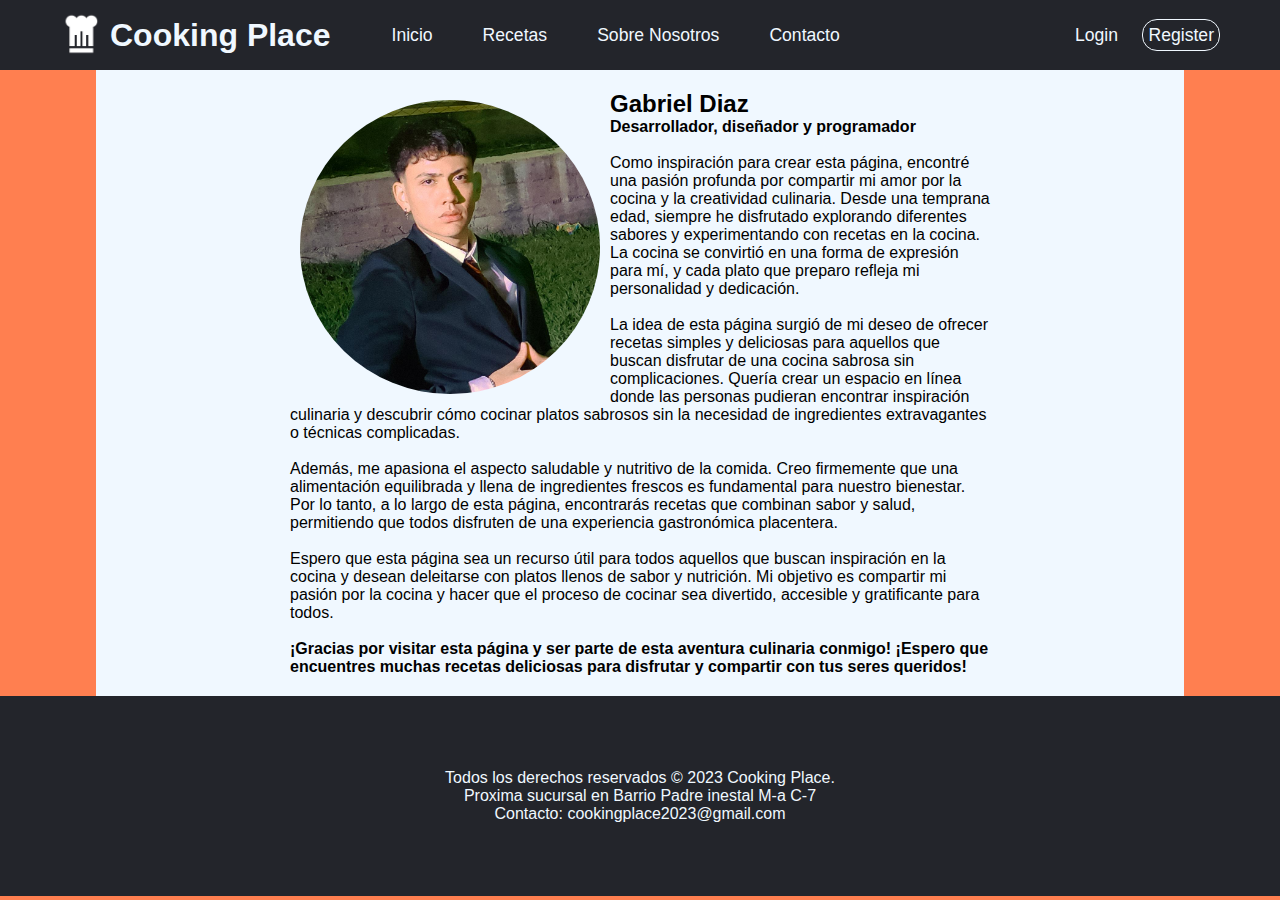
<file: Pagina TP Final/Sobre nosotros.html>
<!DOCTYPE html>
<html lang="en">
<head>
    <meta charset="UTF-8">
    <meta name="viewport" content="width=device-width, initial-scale=1.0">
    <meta name="author" content="Diaz Gabriel">
    <meta name="description" content="Pagina web dedicada a enseñar recetas de cocina simples">
    <link rel="stylesheet" href="style.css">
    <title>Sobre Nosotros</title>
</head>
<body>
    <header>
        <div id="grup1">
            <a href="index.html" id="logo">
                <img src="image/logo.png" alt="">
                <h1>Cooking Place</h1>
            </a>
            <nav>
                <a href="index.html">Inicio</a>
                <a href="recetas.html">Recetas</a>
                <a href="Sobre nosotros.html">Sobre Nosotros</a>
                <a href="contacto.html">Contacto</a>
            </nav>
        </div>

        <div id="grup2">
            <div id="logyreg">
                <a href="login.html" id="login">Login</a>
                <a href="register.html" id="register">Register</a>
            </div>
        </div>
        
    </header>
    <main>
        <div id="content">
            <div id="sobrenosotros">
                <div class="perfil">
                    <img src="image/perfil.jpeg" alt="Foto de perfil">
                    <h2>Gabriel Diaz</h2>
                    <h4>Desarrollador, diseñador y programador</h4>
                    <br>
                    <p>Como inspiración para crear esta página, encontré una pasión profunda por compartir mi amor por la cocina y la creatividad culinaria. Desde una temprana edad, siempre he disfrutado explorando diferentes sabores y experimentando con recetas en la cocina. La cocina se convirtió en una forma de expresión para mí, y cada plato que preparo refleja mi personalidad y dedicación.</p>
                    <br>
                    <p>La idea de esta página surgió de mi deseo de ofrecer recetas simples y deliciosas para aquellos que buscan disfrutar de una cocina sabrosa sin complicaciones. Quería crear un espacio en línea donde las personas pudieran encontrar inspiración culinaria y descubrir cómo cocinar platos sabrosos sin la necesidad de ingredientes extravagantes o técnicas complicadas.</p>
                    <br>
                    <p>Además, me apasiona el aspecto saludable y nutritivo de la comida. Creo firmemente que una alimentación equilibrada y llena de ingredientes frescos es fundamental para nuestro bienestar. Por lo tanto, a lo largo de esta página, encontrarás recetas que combinan sabor y salud, permitiendo que todos disfruten de una experiencia gastronómica placentera.</p>
                    <br>
                    <p>Espero que esta página sea un recurso útil para todos aquellos que buscan inspiración en la cocina y desean deleitarse con platos llenos de sabor y nutrición. Mi objetivo es compartir mi pasión por la cocina y hacer que el proceso de cocinar sea divertido, accesible y gratificante para todos.</p>
                    <br>
                    <p><strong>¡Gracias por visitar esta página y ser parte de esta aventura culinaria conmigo! ¡Espero que encuentres muchas recetas deliciosas para disfrutar y compartir con tus seres queridos!</strong></p>
                </div>
            </div>
        </div>
    </main>
    
    <footer>
        <p>Todos los derechos reservados &copy; 2023 Cooking Place.</p>
        <p>Proxima sucursal en Barrio Padre inestal M-a C-7</p>
        <p>Contacto: cookingplace2023@gmail.com</p>
    </footer>
</body>
</html>
</file>
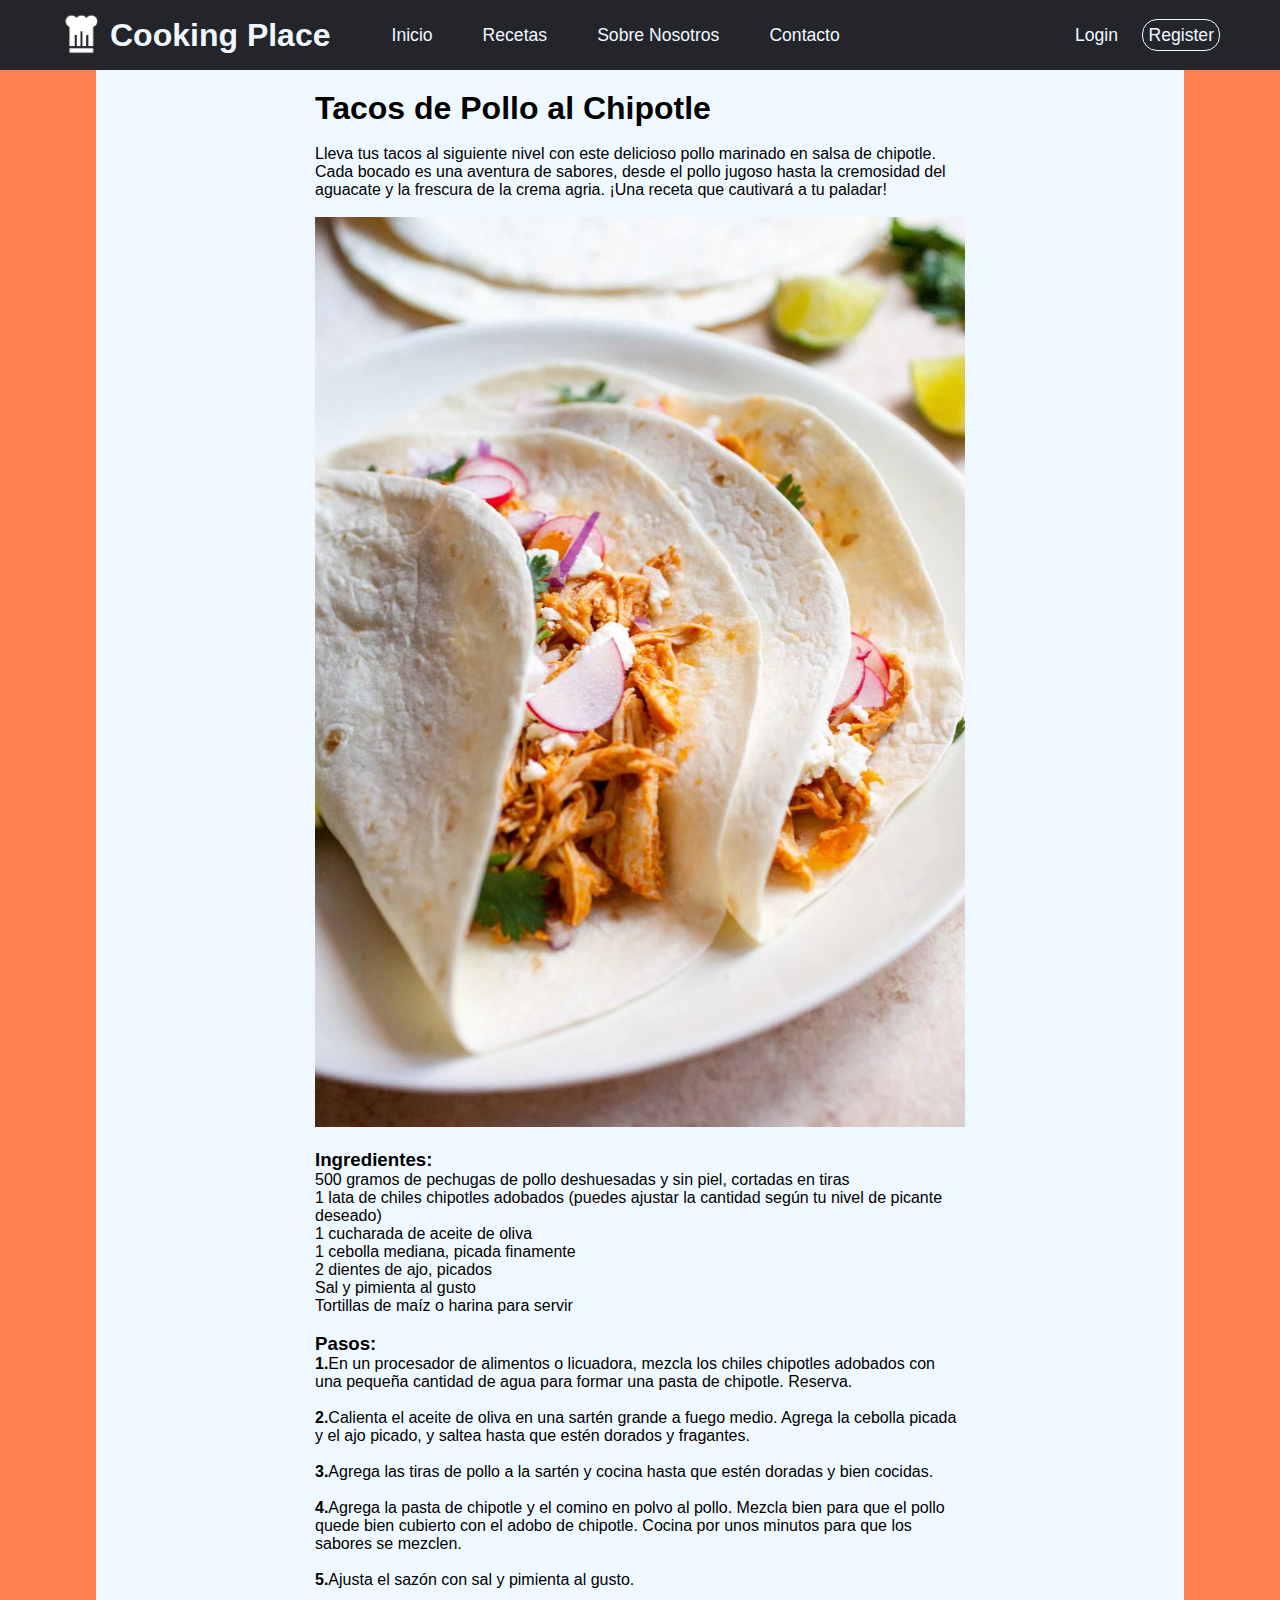
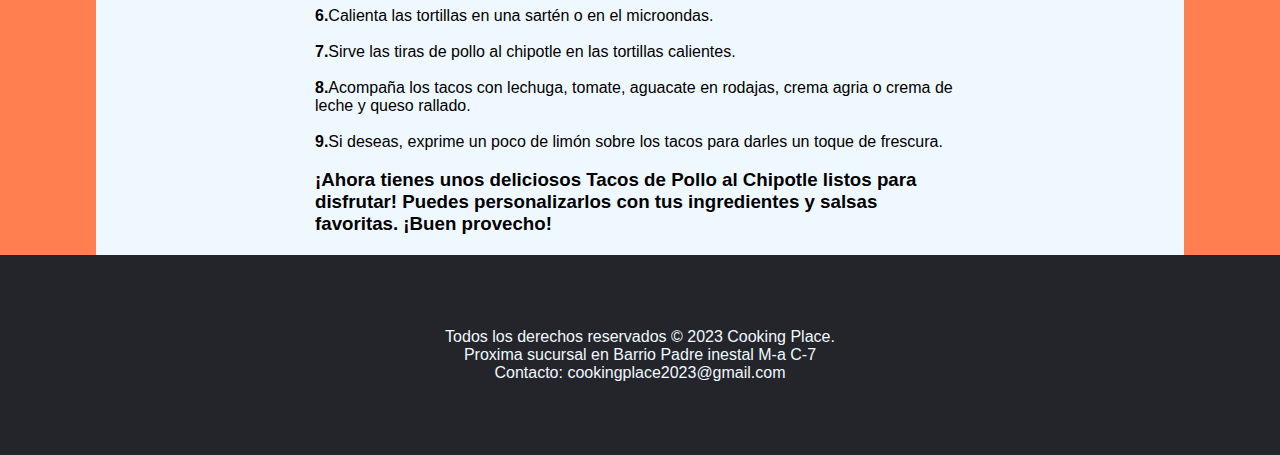
<file: Pagina TP Final/tacos.html>
<!DOCTYPE html>
<html lang="en">
<head>
    <meta charset="UTF-8">
    <meta name="viewport" content="width=device-width, initial-scale=1.0">
    <meta name="author" content="Diaz Gabriel">
    <meta name="description" content="Pagina web dedicada a enseñar recetas de cocina simples">
    <link rel="stylesheet" href="style.css">
    <title>Tacos de Pollo al Chipotle</title>
</head>
<body>
    <header>
        <div id="grup1">
            <a href="index.html" id="logo">
                <img src="image/logo.png" alt="logo de Coocking Place">
                <h1>Cooking Place</h1>
            </a>
            <nav>
                <a href="index.html">Inicio</a>
                <a href="recetas.html">Recetas</a>
                <a href="Sobre nosotros.html">Sobre Nosotros</a>
                <a href="contacto.html">Contacto</a>
            </nav>
        </div>

        <div id="grup2">
            <div id="logyreg">
                <a href="login.html" id="login">Login</a>
                <a href="register.html" id="register">Register</a>
            </div>
        </div>
        
    </header>
    <main>
        <div id="content">
            <div id="contenedor">
                <div id="tituloreceta">
                    <h1>Tacos de Pollo al Chipotle</h1><br>
                    <p>Lleva tus tacos al siguiente nivel con este delicioso pollo marinado en salsa de chipotle. Cada bocado es una aventura de sabores, desde el pollo jugoso hasta la cremosidad del aguacate y la frescura de la crema agria. ¡Una receta que cautivará a tu paladar!</p>
                    <br>
                    <img src="image/tacos.jpg" alt="Tacos de Pollo al Chipotle">
                </div>
                <div id="ingrypasos">
                    <br>
                    <h3>Ingredientes:</h3>
                    <p>500 gramos de pechugas de pollo deshuesadas y sin piel, cortadas en tiras</p>
                    <p>1 lata de chiles chipotles adobados (puedes ajustar la cantidad según tu nivel de picante deseado)</p>
                    <p>1 cucharada de aceite de oliva</p>
                    <p>1 cebolla mediana, picada finamente</p>
                    <p>2 dientes de ajo, picados</p>
                    <p>Sal y pimienta al gusto</p>
                    <p>Tortillas de maíz o harina para servir</p>
                    <br>

                    <h3>Pasos:</h3>    
                        
                    <p><strong>1.</strong>En un procesador de alimentos o licuadora, mezcla los chiles chipotles adobados con una pequeña cantidad de agua para formar una pasta de chipotle. Reserva.</p>
                    <br>
                    <p><strong>2.</strong>Calienta el aceite de oliva en una sartén grande a fuego medio. Agrega la cebolla picada y el ajo picado, y saltea hasta que estén dorados y fragantes.</p>
                    <br>
                    <p><strong>3.</strong>Agrega las tiras de pollo a la sartén y cocina hasta que estén doradas y bien cocidas.</p>
                    <br>
                    <p><strong>4.</strong>Agrega la pasta de chipotle y el comino en polvo al pollo. Mezcla bien para que el pollo quede bien cubierto con el adobo de chipotle. Cocina por unos minutos para que los sabores se mezclen.</p>
                    <br>
                    <p><strong>5.</strong>Ajusta el sazón con sal y pimienta al gusto.</p>
                    <br>
                    <p><strong>6.</strong>Calienta las tortillas en una sartén o en el microondas.</p>
                    <br>
                    <p><strong>7.</strong>Sirve las tiras de pollo al chipotle en las tortillas calientes.</p>
                    <br>
                    <p><strong>8.</strong>Acompaña los tacos con lechuga, tomate, aguacate en rodajas, crema agria o crema de leche y queso rallado.</p>
                    <br>
                    <p><strong>9.</strong>Si deseas, exprime un poco de limón sobre los tacos para darles un toque de frescura.</p>
                    <br>
                    <h3>¡Ahora tienes unos deliciosos Tacos de Pollo al Chipotle listos para disfrutar! Puedes personalizarlos con tus ingredientes y salsas favoritas. ¡Buen provecho!</h3>
                    </p>
                </div>
            </div>
        </div>
    </main>
    <footer>
        <p>Todos los derechos reservados &copy; 2023 Cooking Place.</p>
        <p>Proxima sucursal en Barrio Padre inestal M-a C-7</p>
        <p>Contacto: cookingplace2023@gmail.com</p>
    </footer>
</body>
</html>
</file>
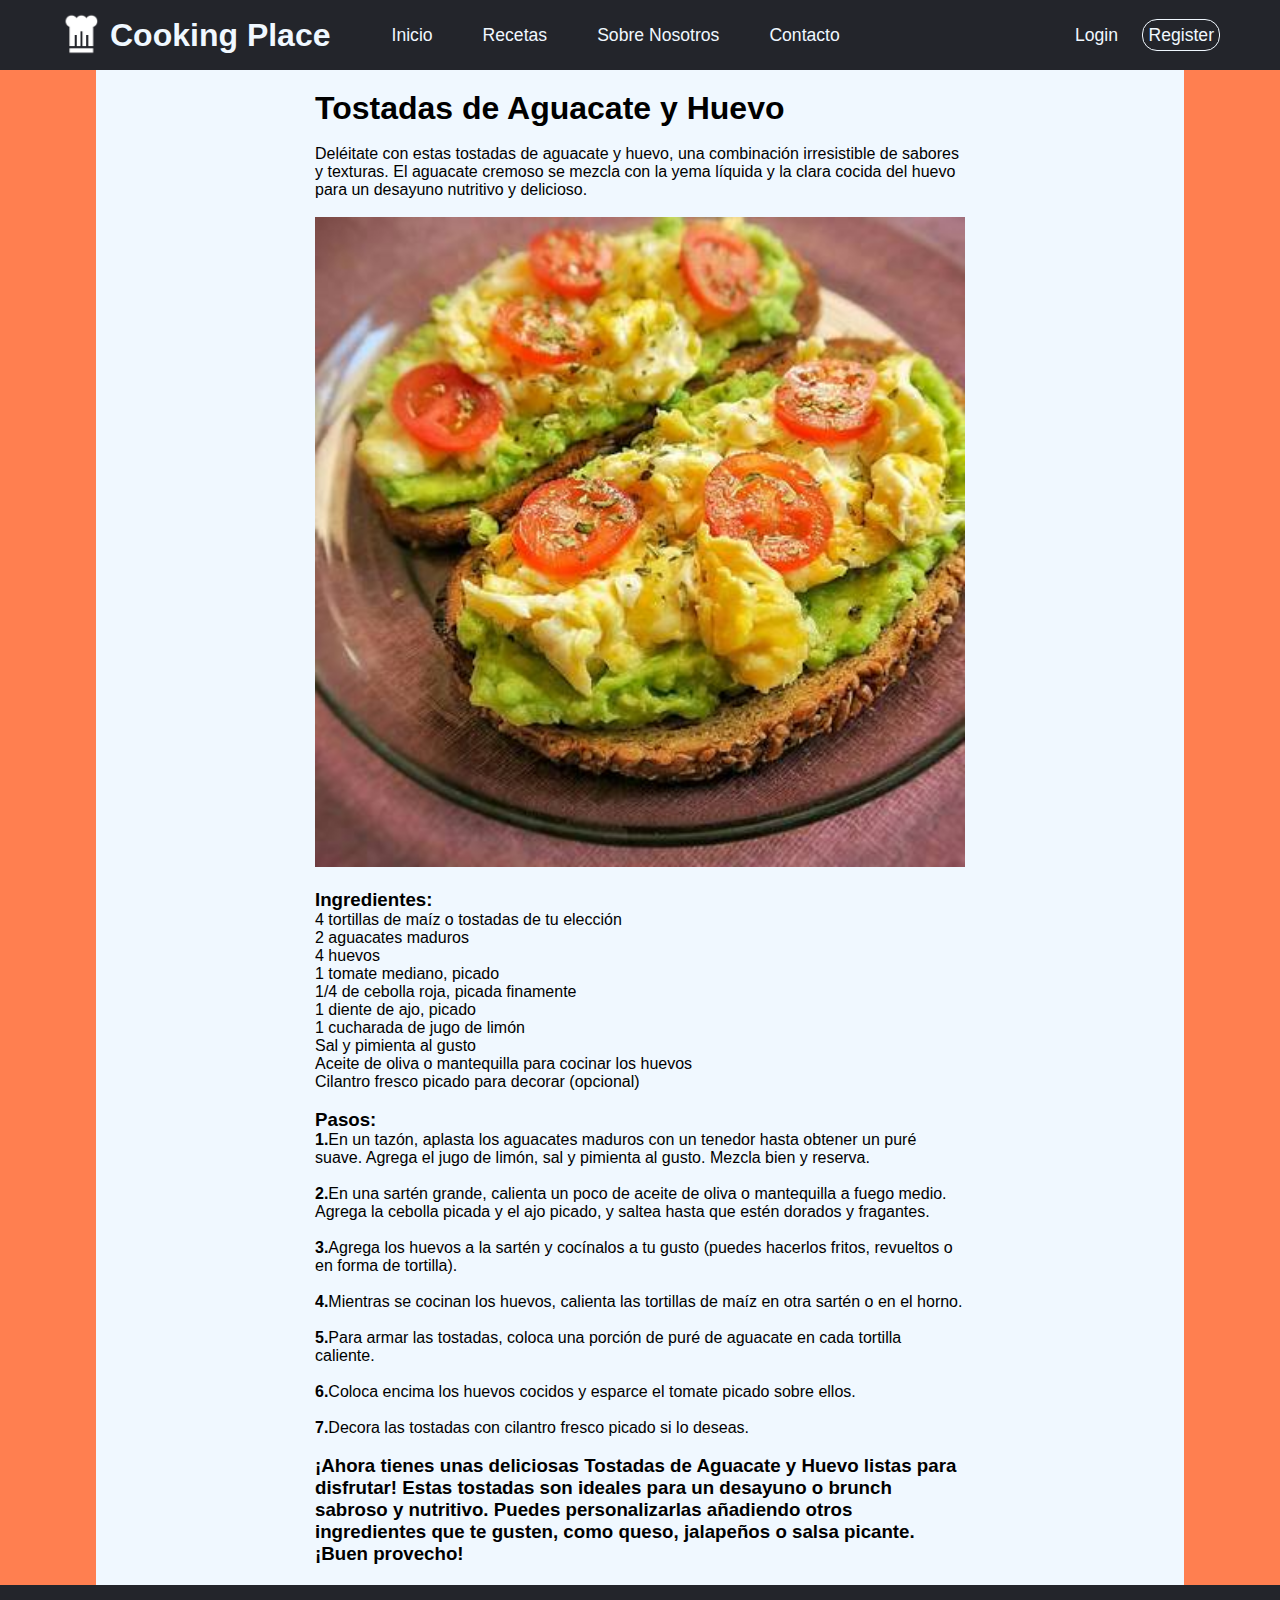
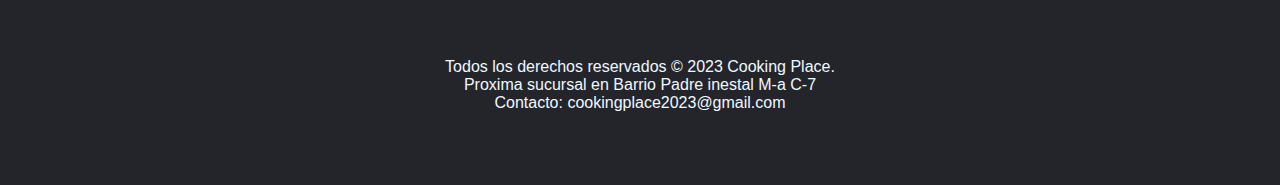
<file: Pagina TP Final/tostadas.html>
<!DOCTYPE html>
<html lang="en">
<head>
    <meta charset="UTF-8">
    <meta name="viewport" content="width=device-width, initial-scale=1.0">
    <meta name="author" content="Diaz Gabriel">
    <meta name="description" content="Pagina web dedicada a enseñar recetas de cocina simples">
    <link rel="stylesheet" href="style.css">
    <title>Tostadas de Aguacate y Huevo</title>
</head>
<body>
    <header>
        <div id="grup1">
            <a href="index.html" id="logo">
                <img src="image/logo.png" alt="">
                <h1>Cooking Place</h1>
            </a>
            <nav>
                <a href="index.html">Inicio</a>
                <a href="recetas.html">Recetas</a>
                <a href="Sobre nosotros.html">Sobre Nosotros</a>
                <a href="contacto.html">Contacto</a>
            </nav>
        </div>

        <div id="grup2">
            <div id="logyreg">
                <a href="login.html" id="login">Login</a>
                <a href="register.html" id="register">Register</a>
            </div>
        </div>
        
    </header>
    <main>
        <div id="content">
            <div id="contenedor">
                <div id="tituloreceta">
                    <h1>Tostadas de Aguacate y Huevo</h1><br>
                    <p>Deléitate con estas tostadas de aguacate y huevo, una combinación irresistible de sabores y texturas. El aguacate cremoso se mezcla con la yema líquida y la clara cocida del huevo para un desayuno nutritivo y delicioso.</p>
                    <br>
                    <img src="image/tostadas.jpg" alt="Tostadas de Aguacate y Huevo">
                </div>
                <div id="ingrypasos">
                    <br>
                    <h3>Ingredientes:</h3>
                    <p>4 tortillas de maíz o tostadas de tu elección</p>
                    <p>2 aguacates maduros</p>
                    <p>4 huevos</p>
                    <p>1 tomate mediano, picado</p>
                    <p>1/4 de cebolla roja, picada finamente</p>
                    <p>1 diente de ajo, picado</p>
                    <p>1 cucharada de jugo de limón</p>
                    <p>Sal y pimienta al gusto</p>
                    <p>Aceite de oliva o mantequilla para cocinar los huevos</p>
                    <p>Cilantro fresco picado para decorar (opcional)</p>
                    <br>

                    <h3>Pasos:</h3>    
                        
                    <p><strong>1.</strong>En un tazón, aplasta los aguacates maduros con un tenedor hasta obtener un puré suave. Agrega el jugo de limón, sal y pimienta al gusto. Mezcla bien y reserva.</p>
                    <br>
                    <p><strong>2.</strong>En una sartén grande, calienta un poco de aceite de oliva o mantequilla a fuego medio. Agrega la cebolla picada y el ajo picado, y saltea hasta que estén dorados y fragantes.</p>
                    <br>
                    <p><strong>3.</strong>Agrega los huevos a la sartén y cocínalos a tu gusto (puedes hacerlos fritos, revueltos o en forma de tortilla).</p>
                    <br>
                    <p><strong>4.</strong>Mientras se cocinan los huevos, calienta las tortillas de maíz en otra sartén o en el horno.</p>
                    <br>
                    <p><strong>5.</strong>Para armar las tostadas, coloca una porción de puré de aguacate en cada tortilla caliente.</p>
                    <br>
                    <p><strong>6.</strong>Coloca encima los huevos cocidos y esparce el tomate picado sobre ellos.</p>
                    <br>
                    <p><strong>7.</strong>Decora las tostadas con cilantro fresco picado si lo deseas.</p>
                    <br>
                    <h3>¡Ahora tienes unas deliciosas Tostadas de Aguacate y Huevo listas para disfrutar! Estas tostadas son ideales para un desayuno o brunch sabroso y nutritivo. Puedes personalizarlas añadiendo otros ingredientes que te gusten, como queso, jalapeños o salsa picante. ¡Buen provecho!</h3>
                    </p>
                </div>
            </div>
        </div>
    </main>
    <footer>
        <p>Todos los derechos reservados &copy; 2023 Cooking Place.</p>
        <p>Proxima sucursal en Barrio Padre inestal M-a C-7</p>
        <p>Contacto: cookingplace2023@gmail.com</p>
    </footer>
</body>
</html>
</file>
<file: Pagina TP Final/style.css>
*{
    margin: 0;
    padding: 0;
    box-sizing: border-box;
    font-family: 'Gill Sans', 'Gill Sans MT', Calibri, 'Trebuchet MS', sans-serif;
}

p {color: black;}

body {
    background-color: rgb(255, 127, 80);
}

/* Header */

header {
    display: flex;
    width: 100%;
    height: 70px;
    background-color:#23252b;
    justify-content: space-between;
}

#grup1{
    display: flex;
    justify-content: center;
}

#logo {
    display: flex;
    align-items: center;
    text-decoration: none;
    padding: 11px;
    padding-left: 60px;
}

#logo img {
    width: 40px;
    margin-right: 10px;
}

#logo h1 {
    color: aliceblue;
}

nav {
    display: flex;
    align-items: center;
    margin-left: 50px;
}

nav a {
    text-decoration: none;
    color: aliceblue;
    padding-right: 50px;
    font-size: 1.1em;
}

nav a:hover {
    color: coral;
}

#grup2 {
    display: flex;
    align-items: center;
    margin-right: 50px;
}

#logyreg a {
    text-decoration: none;
    color: aliceblue;
    font-size: 1.1em;
    margin: 10px;
}

#login:hover {
    color: coral;
}

#register {
    border: 1px solid aliceblue;
    padding: 5px;
    border-radius: 15px;
}

#register:hover {
    color: coral;
}

#content {
    display: flex;
    justify-content: space-between;
    width: 85%;
    height: auto;
    background-color: aliceblue;
    overflow: hidden;
}

/*Pagina principal, inicio, main y aside*/

main {
    display: flex ;
    justify-content: center;
}

#principalpage {
    display: flex;
    flex-direction: column;
    width: 100%;
    height: auto;
    background-color: aliceblue;
    padding: 40px;
}

#slogan {
    font-size: 1.1em;
}

#slogan h1 {
    color: rgb(255, 105, 50);
}

#sect1 {
    display: flex;
    flex-direction: column;
    margin-top: 40px;
    overflow: hidden;
}

#sect1 img{
    width: 1030px;
}

#sect2 {
    display: flex;
    width: 600px;
    margin-top: 40px;
    transition: 0.2s;
    overflow: hidden;
}

#sect2:hover {
    transform: scale(1.03);
}

#img img{
    width: 300px;
}

#text {
    text-decoration: none;
    color: #262931;
    width: 300px;
    height: auto;
    padding: 40px;
}

aside {
    display: flex;
    flex-direction: column;
    align-items: center;
    width: 600px;
    height: 100%;
    margin-left: 40px;
    background-color: aliceblue;
}

#redes {
    width: 400px;
    height: auto;
    margin: 35px;
    border: 1px solid gray;
    background-color: white;
    border-radius: 15px;
    padding: 20px;
}

#redes a {
    display: flex;
    align-items: center;
    text-decoration: none;
    margin-top: 20px;
}

#redes img {
    width: 50px;
    margin-right: 20px;
}

#redes h4 {
    color: #23252b;
}

.add {
    display: flex;
    align-items: center;
    justify-content: center;
    width: 400px;
    height: 350px;
    margin: 20px;
    background-color: rgba(128, 128, 128, 0.315);
}


/* Log in */

#seccion {
    display: flex;
    width: 100%;
    height: 100%;
    display: flex;
    justify-content: center;
}

#caja1 {
    display: flex;
    flex-direction: column;
    align-items: center;
    width: 300px;
    height: auto;
    padding-bottom: 40px;
    background-color: aliceblue;
    border-radius: 40px;
    margin-top: 150px;
    box-shadow: 0px 0px 25px 10px rgba(0, 0, 0, 0.338);
}

#caja1 img {
    width: 50px;
    margin-top: 46px;
}

#caja1 form{
    display: flex;
    flex-direction: column;
    margin-top: 50px;
}

#submit {
    margin-top: 20px;
}

/* Productos*/

#productos {
    width: 100%;
    height: auto;
    background-color: rgb(255, 222, 211);
    display: flex;
    flex-wrap: wrap;
    padding: 20px;
    justify-content: space-around
}

.products {
    width: 450px;
    height: 700px;
    margin: 20px;
    border-radius: 20px;
    box-shadow: 0px 0px 15px 1px rgba(0, 0, 0, 0.222);
    transition: 0.3s;
}

.products:hover {
    transform: scale(1.05);
}

.info {
    position: absolute;
    bottom: 0;
    width: 100%;
    height: 200px;
    padding: 20px;
    background-color:aliceblue;
}

.info h2 {
    color: rgb(212, 117, 0);
}

#ensalada {
    position: relative;
    overflow: hidden;
    background-image: url(image/ensalada.jpg);
    background-size: cover;
    background-position: 735px 1950px;
}

#tacos {
    position: relative;
    overflow: hidden;
    background-image: url(image/tacos.jpg);
    background-size: cover;
    background-position: 500px 1950px;
}

#pastel {
    position: relative;
    overflow: hidden;
    background-image: url(image/pastel.jpg);
    background-size: cover;
    background-position: 500px
}

#tostadas {
    position: relative;
    overflow: hidden;
    background-image: url(image/tostadas.jpg);
    background-size: cover;
    background-position: 500px
}

#frutas {
    position: relative;
    overflow: hidden;
    background-image: url(image/frutas.jpg);
    background-size: cover;
    background-position: 500px
}

#pasta {
    position: relative;
    overflow: hidden;
    background-image: url(image/pasta.jpeg);
    background-size: cover;
    background-position: 900px;
}

/* Ingredientes y pasos de las recetas*/


#contenedor {
    display: flex;
    width: 100%;
    padding: 20px;
    flex-direction: column;
    justify-content: center;
    align-items: center;
}

#tituloreceta {
    width: 650px;
}


#tituloreceta img {
    width: 100%;
}

#ingrypasos {
    width: 650px;
}


/* Contacto */

#contacto {
    display: flex;
    flex-direction: column;
    align-items: center;
    width: 100%;
    height: auto;
    padding: 20px;
    background-color: aliceblue;
}

#infocontacto {
    width: 400px;
}

.formulario {
    display: flex;
    flex-direction: column;
    width: 400px;
    height: auto;
    padding: 20px;
    margin: 20px;
    background-color: bisque;
    border-radius: 20px;
}

/* Sobre Nosotros */

#sobrenosotros {
    display: flex;
    flex-direction: column;
    align-items: center;
    width: 100%;
    height: auto;
    padding: 20px;
    background-color: aliceblue;
}

.perfil {
    width: 700px;
    height: auto;
}

.perfil img {
    width: 300px;
    margin: 10px;
    float: left;
    border-radius: 50%;
}


/* Footer */

footer {
    display: flex;
    flex-direction: column;
    justify-content: center;
    align-items: center;
    width: 100%;
    height: 200px;
    background-color: #23252b;
}

footer p {
    color: aliceblue;
}
</file>
